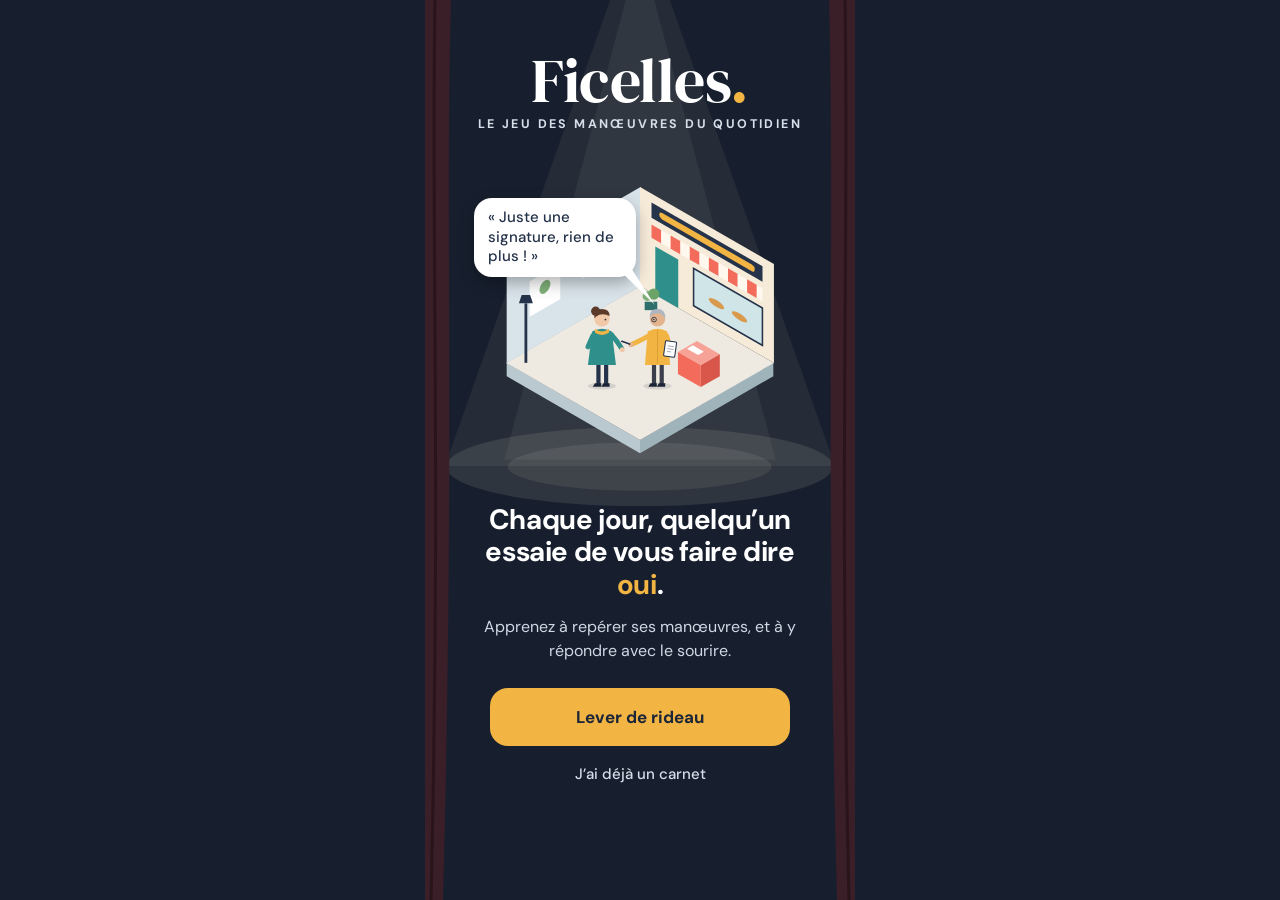
<file: index.html>
<!doctype html>
<html lang="fr">
<head>
<meta charset="utf-8">
<meta name="viewport" content="width=device-width, initial-scale=1, viewport-fit=cover">
<meta name="theme-color" content="#171F2E">
<title>Ficelles</title>
<link rel="preconnect" href="https://fonts.googleapis.com">
<link rel="preconnect" href="https://fonts.gstatic.com" crossorigin>
<link rel="stylesheet" href="https://fonts.googleapis.com/css2?family=DM+Sans:ital,opsz,wght@0,9..40,400;0,9..40,500;0,9..40,700;1,9..40,400&family=DM+Serif+Display&display=swap">
<link rel="stylesheet" href="css/theme.css">
<link rel="stylesheet" href="css/composants.css">
<link rel="stylesheet" href="css/accueil.css">
<link rel="stylesheet" href="css/scene.css">
</head>
<body class="fond-salle">
  <main id="app" class="app" aria-live="polite"></main>
  <noscript><p class="sans-js">Ficelles a besoin de JavaScript pour lever le rideau.</p></noscript>
  <script type="module" src="js/main.js"></script>
</body>
</html>
</file>
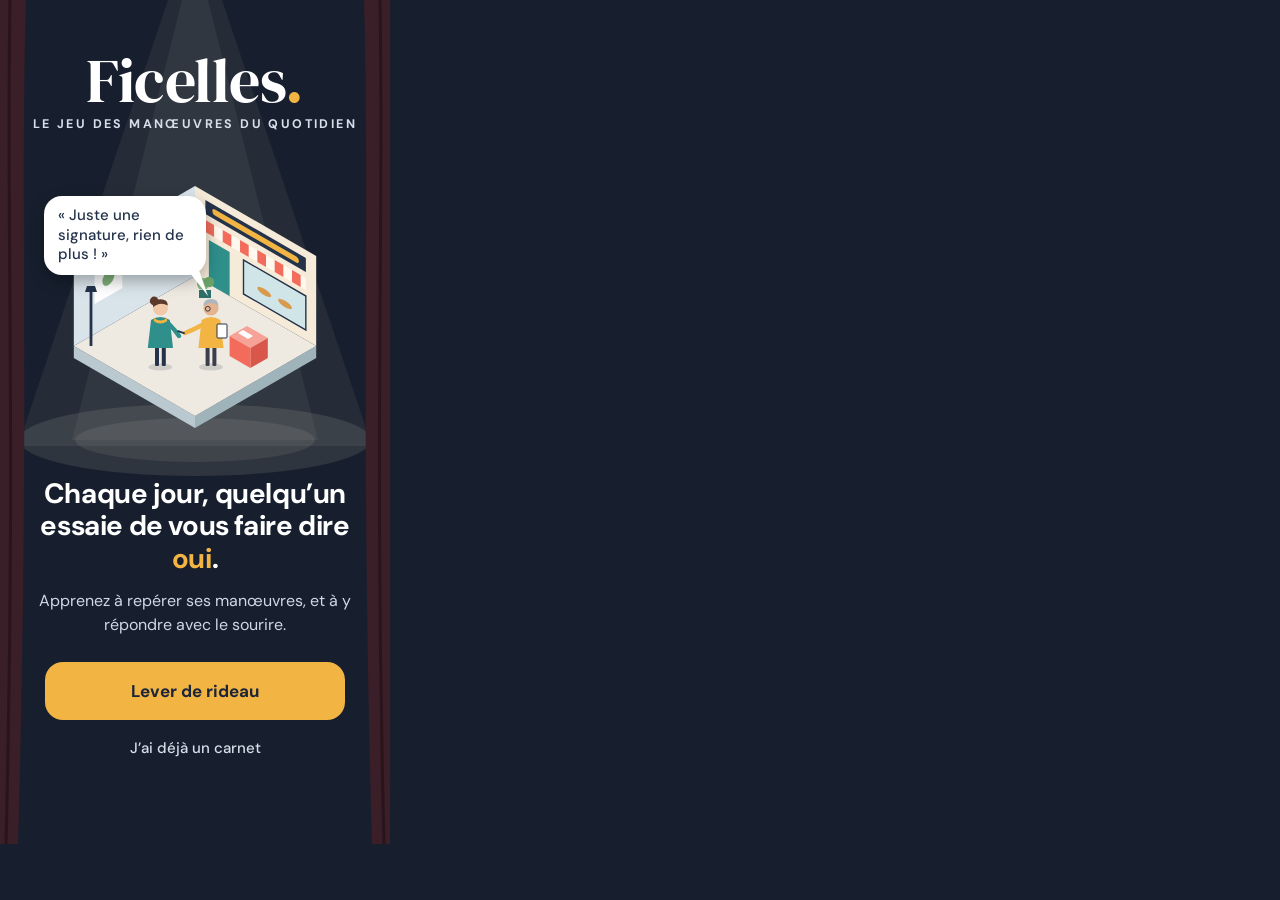
<file: maquettes/01-accueil-premier-lancement.html>
<!doctype html>
<html lang="fr">
<head>
<meta charset="utf-8">
<meta name="viewport" content="width=device-width, initial-scale=1">
<title>Ficelles — accueil, plein jour sous le projecteur</title>
</head>
<body>
<link rel="stylesheet" href="https://fonts.googleapis.com/css2?family=DM+Sans:ital,opsz,wght@0,9..40,400;0,9..40,500;0,9..40,700;1,9..40,400&amp;family=DM+Serif+Display&amp;display=swap">
<style>
body{margin:0;background:#171F2E}
a{color:#F2B544}a:hover{color:#FFFFFF}
</style>
<div style="width: 390px; height: 844px; position: relative; overflow: hidden; background: #171F2E; font-family: 'DM Sans', system-ui, sans-serif; color: #FFFFFF">

  <svg aria-hidden="true" width="390" height="844" viewBox="0 0 390 844" style="position: absolute; left: 0; top: 0">
    <polygon points="168,0 222,0 372,446 18,446" fill="#FFF3D6" opacity="0.06"></polygon>
    <polygon points="182,0 208,0 318,440 72,440" fill="#FFF3D6" opacity="0.05"></polygon>
    <ellipse cx="195" cy="440" rx="176" ry="36" fill="#FFF3D6" opacity="0.10"></ellipse>
    <ellipse cx="195" cy="440" rx="120" ry="22" fill="#FFF3D6" opacity="0.08"></ellipse>
    <path d="M0 0 H26 C20 200 30 420 18 844 H0 Z" fill="#3A1E28"></path>
    <path d="M10 0 C6 220 16 440 6 844" stroke="#2A141C" stroke-width="3" fill="none"></path>
    <path d="M390 0 H364 C370 200 360 420 372 844 H390 Z" fill="#3A1E28"></path>
    <path d="M380 0 C384 220 374 440 384 844" stroke="#2A141C" stroke-width="3" fill="none"></path>
  </svg>

  <div style="position: absolute; left: 0; top: 50px; width: 390px; display: flex; flex-direction: column; align-items: center; gap: 4px">
    <div style="font-family: 'DM Serif Display', Georgia, serif; font-size: 62px; line-height: 1; letter-spacing: -0.5px; color: #FFFFFF">Ficelles<span style="color: #F2B544">.</span></div>
    <div style="font-size: 12.5px; font-weight: 700; letter-spacing: 2.4px; text-transform: uppercase; color: #D6DEE9">Le jeu des manœuvres du quotidien</div>
  </div>

  <svg role="img" aria-label="Sous le faisceau d'un projecteur, la scène en plein jour : devant la boulangerie, Irène tend un stylo à Madame O." width="320" height="260" viewBox="0 0 160 130" style="position: absolute; left: 35px; top: 176px">
    <polygon points="19.4,85 80,120 80,126 19.4,91" fill="#B9C9CF"></polygon>
    <polygon points="140.6,85 80,120 80,126 140.6,91" fill="#9FB3BB"></polygon>
    <polygon points="80,50 140.6,85 80,120 19.4,85" fill="#EEE9E1"></polygon>
    <polygon points="19.4,85 80,50 80,5 19.4,40" fill="#D9E4EA"></polygon>
    <polygon points="80,50 140.6,85 140.6,40 80,5" fill="#F6EAD8"></polygon>
    <g transform="matrix(0.866 -0.5 0 1 19.4 40)">
      <rect x="40" y="10" width="14" height="16" fill="#A9C6D3" stroke="#FFFFFF" stroke-width="1"></rect>
      <rect x="12" y="14" width="16" height="16" fill="#FFFFFF"></rect>
      <circle cx="20" cy="21" r="3.5" fill="#7FB07A"></circle>
    </g>
    <g transform="matrix(0.866 0.5 0 1 80 5)">
      <rect x="6" y="4" width="58" height="7" fill="#24324A"></rect>
      <rect x="10" y="6" width="50" height="3" rx="1.5" fill="#F2B544"></rect>
      <rect x="6" y="14" width="58" height="6" fill="#FFF8EE"></rect>
      <path d="M6 14h5v6h-5z M16 14h5v6h-5z M26 14h5v6h-5z M36 14h5v6h-5z M46 14h5v6h-5z M56 14h5v6h-5z" fill="#F26B5B"></path>
      <rect x="8" y="23" width="12" height="22" fill="#2F8F8B"></rect>
      <rect x="28" y="23" width="36" height="17" fill="#CFE5E7" stroke="#24324A" stroke-width="0.8"></rect>
      <ellipse cx="40" cy="33" rx="4" ry="1.6" fill="#D99A4E"></ellipse>
      <ellipse cx="52" cy="33" rx="4" ry="1.6" fill="#D99A4E"></ellipse>
    </g>
    <path d="M82 57 h6 v4 h-6 z" fill="#2F6F6B"></path>
    <circle cx="84" cy="54" r="3" fill="#7FB07A"></circle>
    <circle cx="87" cy="53" r="2.6" fill="#6CA367"></circle>
    <rect x="27.3" y="58" width="1.4" height="27" fill="#24324A"></rect>
    <path d="M25 58 h6 l-1 -3 h-4 z" fill="#24324A"></path>
    <polygon points="106,75 116.4,81 107.7,86 97.3,80" fill="#F7A296"></polygon>
    <polygon points="116.4,81 107.7,86 107.7,96 116.4,91" fill="#D9564A"></polygon>
    <polygon points="97.3,80 107.7,86 107.7,96 97.3,90" fill="#F26B5B"></polygon>
    <polygon points="104,77 109,80 106.5,81.5 101.5,78.5" fill="#FFFFFF"></polygon>
    <ellipse cx="62.7" cy="95.5" rx="6" ry="1.8" fill="#24324A" opacity="0.15"></ellipse>
    <rect x="60" y="84" width="2" height="11" rx="0.6" fill="#24324A"></rect>
    <rect x="63.4" y="84" width="2" height="11" rx="0.6" fill="#24324A"></rect>
    <path d="M58 72 Q62.7 69 67.4 72 L69 86 L56.4 86 Z" fill="#2F8F8B"></path>
    <path d="M59.5 71 Q62.7 73.5 66 71 L66 72.6 Q62.7 75 59.5 72.6 Z" fill="#F2B544"></path>
    <path d="M67 74 Q70 77 72 80" fill="none" stroke="#2F8F8B" stroke-width="2.2" stroke-linecap="round"></path>
    <circle cx="62.7" cy="66" r="3.8" fill="#F2C9A8"></circle>
    <path d="M59 65.6 Q58.8 61.6 62.7 61.6 Q66.4 61.6 66.4 64.8 Q64.2 63.5 61.6 64.1 Q60.2 64.6 59 65.6 Z" fill="#5B3A29"></path>
    <circle cx="59.6" cy="62.5" r="2.2" fill="#5B3A29"></circle>
    <ellipse cx="88" cy="95.5" rx="6" ry="1.8" fill="#24324A" opacity="0.15"></ellipse>
    <rect x="85.3" y="84" width="2" height="11" rx="0.6" fill="#3A3F4B"></rect>
    <rect x="88.7" y="84" width="2" height="11" rx="0.6" fill="#3A3F4B"></rect>
    <path d="M83.3 72 Q88 69 92.7 72 L94.3 86 L81.7 86 Z" fill="#F2B544"></path>
    <path d="M83.6 74.5 Q79 77 75 78.5" fill="none" stroke="#F2B544" stroke-width="2.2" stroke-linecap="round"></path>
    <path d="M74.5 78.6 L71.5 77.6" stroke="#24324A" stroke-width="0.9" stroke-linecap="round"></path>
    <rect x="91" y="74" width="5" height="7" rx="0.5" fill="#FFFFFF" stroke="#24324A" stroke-width="0.5"></rect>
    <circle cx="88" cy="66" r="3.8" fill="#E3B48E"></circle>
    <path d="M84.2 65 Q84.2 61.5 88 61.5 Q91.7 61.5 91.7 65 Q89.7 63.5 88 63.5 Q86.2 63.5 84.2 65 Z" fill="#AEB6BF"></path>
    <circle cx="86.4" cy="66.4" r="1.2" fill="none" stroke="#24324A" stroke-width="0.45"></circle>
  </svg>

  <div style="position: absolute; left: 44px; top: 196px; width: 162px; box-sizing: border-box; padding: 10px 14px; border-radius: 18px; background: #FFFFFF; box-shadow: 0 6px 16px rgba(0,0,0,0.3); font-size: 15px; font-weight: 500; line-height: 1.3; color: #24324A">« Juste une signature, rien de plus ! »</div>
  <svg aria-hidden="true" width="44" height="52" viewBox="0 0 44 52" style="position: absolute; left: 168px; top: 248px"><path d="M4 2 L24 2 L40 48 Z" fill="#FFFFFF"></path></svg>

  <div style="position: absolute; left: 30px; top: 478px; width: 330px; display: flex; flex-direction: column; align-items: center; text-align: center">
    <div style="font-size: 28px; font-weight: 700; line-height: 1.16; letter-spacing: -0.4px; color: #FFFFFF">Chaque jour, quelqu’un essaie de vous faire dire <span style="color: #F2B544">oui</span>.</div>
    <div style="margin-top: 14px; font-size: 16px; line-height: 1.45; color: #D0D8E4">Apprenez à repérer ses manœuvres, et à y répondre avec le sourire.</div>
    <a href="02-scene-petition.html" style="margin-top: 26px; width: 300px; height: 58px; border-radius: 18px; background: #F2B544; color: #1C2638; text-decoration: none; display: flex; align-items: center; justify-content: center; font-weight: 700; font-size: 17px">Lever de rideau</a>
    <a href="plus-tard/accueil-defi-du-jour.html" style="margin-top: 6px; height: 44px; display: flex; align-items: center; font-size: 15px; font-weight: 500; color: #D6DEE9; text-decoration: none">J’ai déjà un carnet</a>
  </div>
</div>
</body>
</html>
</file>
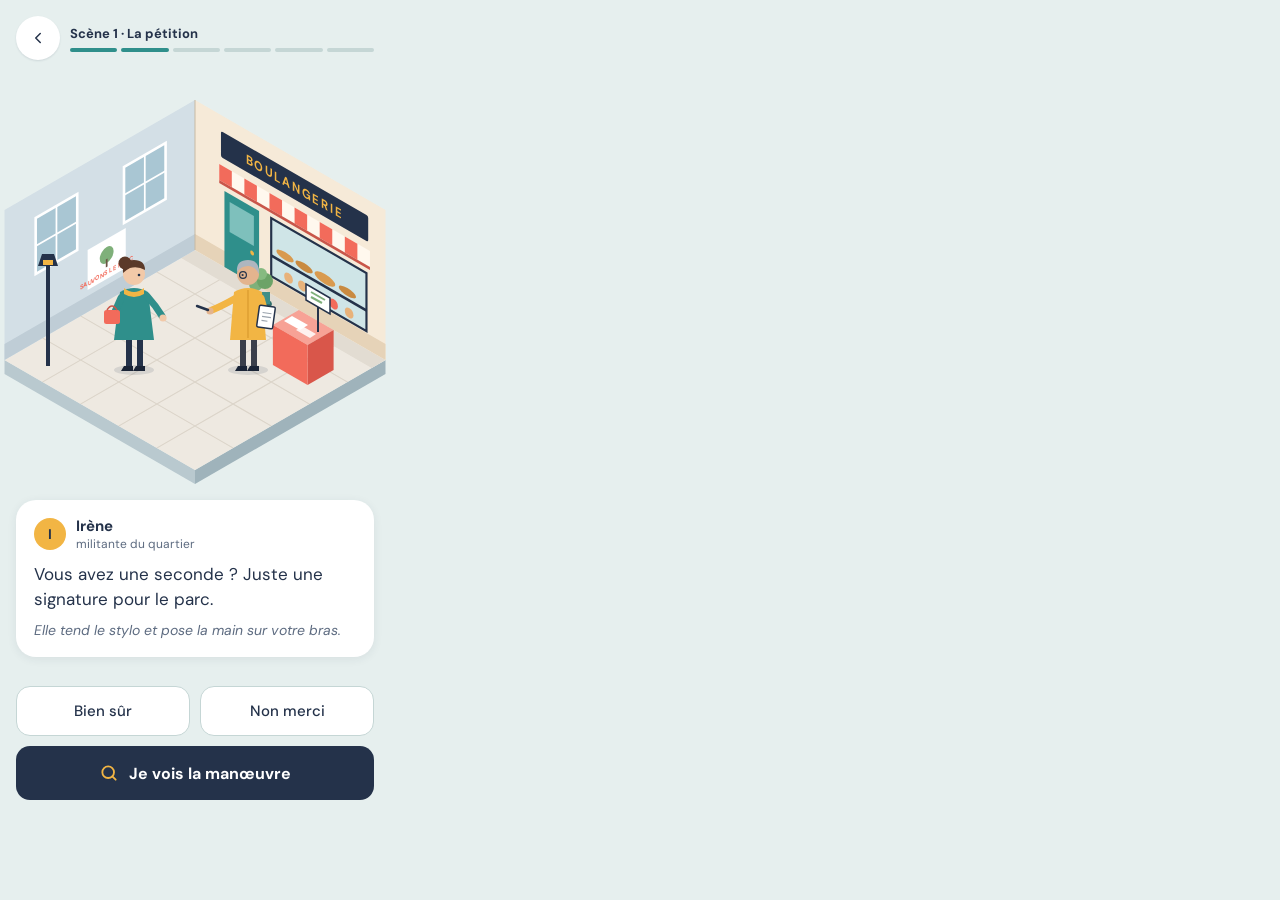
<file: maquettes/02-scene-petition.html>
<!doctype html>
<html lang="fr">
<head>
<meta charset="utf-8">
<meta name="viewport" content="width=device-width, initial-scale=1">
<title>Ficelles — la pétition (isométrique)</title>
</head>
<body>
<link rel="stylesheet" href="https://fonts.googleapis.com/css2?family=DM+Sans:ital,opsz,wght@0,9..40,400;0,9..40,500;0,9..40,700;1,9..40,400&amp;display=swap">
<style>
body{margin:0;background:#E6EFEE}
a{color:#1F6F6B}a:hover{color:#24324A}
</style>
<div style="width: 390px; height: 844px; position: relative; overflow: hidden; background: #E6EFEE; font-family: 'DM Sans', system-ui, sans-serif; color: #24324A">

  <div style="position: absolute; left: 16px; top: 16px; width: 358px; display: flex; align-items: center; gap: 10px">
    <a href="01-accueil-premier-lancement.html" aria-label="Retour au programme" style="width: 44px; height: 44px; border-radius: 22px; background: #FFFFFF; display: flex; align-items: center; justify-content: center; box-shadow: 0 1px 2px rgba(36,50,74,0.12)">
      <svg aria-hidden="true" width="18" height="18" viewBox="0 0 24 24" fill="none" stroke="#24324A" stroke-width="2" stroke-linecap="round" stroke-linejoin="round"><path d="M15 6l-6 6 6 6"></path></svg>
    </a>
    <div style="flex: 1; display: flex; flex-direction: column; gap: 6px">
      <div style="font-size: 13px; font-weight: 700; color: #24324A">Scène 1 · La pétition</div>
      <div style="display: flex; gap: 4px">
        <div style="flex: 1; height: 4px; border-radius: 2px; background: #2F8F8B"></div>
        <div style="flex: 1; height: 4px; border-radius: 2px; background: #2F8F8B"></div>
        <div style="flex: 1; height: 4px; border-radius: 2px; background: #C5D6D5"></div>
        <div style="flex: 1; height: 4px; border-radius: 2px; background: #C5D6D5"></div>
        <div style="flex: 1; height: 4px; border-radius: 2px; background: #C5D6D5"></div>
        <div style="flex: 1; height: 4px; border-radius: 2px; background: #C5D6D5"></div>
      </div>
    </div>
  </div>

  <svg role="img" aria-label="Diorama isométrique d'un coin de rue : la façade d'une boulangerie avec son store rayé et sa vitrine, une affiche « Sauvons le parc » sur le mur voisin. Sur le trottoir, Irène, veste moutarde, tend un stylo à Madame O., manteau vert d'eau, à côté de son stand de pétition." width="390" height="420" viewBox="0 0 390 420" style="position: absolute; left: 0; top: 70px">
    <polygon points="4.5,290 195,400 195,414 4.5,304" fill="#B9C9CF"></polygon>
    <polygon points="385.5,290 195,400 195,414 385.5,304" fill="#9FB3BB"></polygon>

    <g transform="matrix(0.866 0.5 -0.866 0.5 195 180)">
      <rect x="0" y="0" width="220" height="220" fill="#EEE9E1"></rect>
      <path d="M44 0 V220 M88 0 V220 M132 0 V220 M176 0 V220 M0 44 H220 M0 88 H220 M0 132 H220 M0 176 H220" stroke="#DCD5CA" stroke-width="1.4"></path>
      <rect x="0" y="0" width="220" height="16" fill="#E2DCD2"></rect>
    </g>

    <g transform="matrix(0.866 -0.5 0 1 4.5 140)">
      <rect x="0" y="0" width="220" height="150" fill="#D3DFE6"></rect>
      <rect x="0" y="134" width="220" height="16" fill="#BFCDD6"></rect>
      <rect x="36" y="26" width="48" height="56" fill="#A9C6D3" stroke="#FFFFFF" stroke-width="3"></rect>
      <path d="M60 26 V82 M36 54 H84" stroke="#FFFFFF" stroke-width="2"></path>
      <rect x="138" y="26" width="48" height="56" fill="#A9C6D3" stroke="#FFFFFF" stroke-width="3"></rect>
      <path d="M162 26 V82 M138 54 H186" stroke="#FFFFFF" stroke-width="2"></path>
      <rect x="96" y="88" width="44" height="40" fill="#FFFFFF"></rect>
      <circle cx="118" cy="104" r="8" fill="#7FB07A"></circle>
      <rect x="117" y="108" width="2" height="8" fill="#6B5444"></rect>
      <text x="118" y="124" text-anchor="middle" font-family="DM Sans, sans-serif" font-weight="700" font-size="6.5" fill="#F26B5B">SAUVONS LE PARC</text>
    </g>

    <g transform="matrix(0.866 0.5 0 1 195 30)">
      <rect x="0" y="0" width="220" height="150" fill="#F6EAD8"></rect>
      <rect x="0" y="134" width="220" height="16" fill="#E6D3B8"></rect>
      <rect x="30" y="16" width="170" height="26" rx="2" fill="#24324A"></rect>
      <text x="115" y="34" text-anchor="middle" font-family="DM Sans, sans-serif" font-weight="700" font-size="13" letter-spacing="2" fill="#F2B544">BOULANGERIE</text>
      <rect x="28" y="50" width="174" height="16" fill="#FFF8EE"></rect>
      <rect x="28" y="50" width="14.5" height="16" fill="#F26B5B"></rect>
      <rect x="57" y="50" width="14.5" height="16" fill="#F26B5B"></rect>
      <rect x="86" y="50" width="14.5" height="16" fill="#F26B5B"></rect>
      <rect x="115" y="50" width="14.5" height="16" fill="#F26B5B"></rect>
      <rect x="144" y="50" width="14.5" height="16" fill="#F26B5B"></rect>
      <rect x="173" y="50" width="14.5" height="16" fill="#F26B5B"></rect>
      <rect x="28" y="66" width="174" height="3" fill="#C9564A"></rect>
      <rect x="34" y="74" width="40" height="76" fill="#2F8F8B"></rect>
      <rect x="40" y="82" width="28" height="30" fill="#7EC0BC"></rect>
      <circle cx="66" cy="120" r="2.2" fill="#F2B544"></circle>
      <rect x="88" y="74" width="110" height="58" fill="#CFE5E7" stroke="#24324A" stroke-width="2.5"></rect>
      <rect x="88" y="110" width="110" height="3" fill="#24324A"></rect>
      <ellipse cx="104" cy="104" rx="10" ry="4" fill="#D99A4E"></ellipse>
      <ellipse cx="126" cy="104" rx="10" ry="4" fill="#C98A40"></ellipse>
      <ellipse cx="150" cy="104" rx="12" ry="5" fill="#D99A4E"></ellipse>
      <ellipse cx="176" cy="104" rx="10" ry="4" fill="#C98A40"></ellipse>
      <circle cx="108" cy="124" r="5" fill="#E8B27A"></circle>
      <circle cx="124" cy="124" r="5" fill="#E8B27A"></circle>
      <circle cx="160" cy="124" r="5" fill="#F26B5B"></circle>
      <circle cx="178" cy="124" r="5" fill="#E8B27A"></circle>
    </g>

    <path d="M195 30 V180" stroke="#C7B9A3" stroke-width="1"></path>

    <ellipse cx="261" cy="234" rx="11" ry="5.5" fill="#2F6F6B"></ellipse>
    <rect x="252" y="222" width="18" height="12" fill="#3E8E89"></rect>
    <circle cx="256" cy="214" r="7" fill="#7FB07A"></circle>
    <circle cx="265" cy="211" r="8" fill="#6CA367"></circle>
    <circle cx="261" cy="204" r="6" fill="#86BA80"></circle>

    <polygon points="298.9,240 333.6,260 307.6,275 272.9,255" fill="#F7A296"></polygon>
    <polygon points="333.6,260 307.6,275 307.6,315 333.6,300" fill="#D9564A"></polygon>
    <polygon points="272.9,255 307.6,275 307.6,315 272.9,295" fill="#F26B5B"></polygon>
    <polygon points="292,246 308,255 300,260 284,251" fill="#FFFFFF"></polygon>
    <polygon points="302,256 316,264 310,268 296,260" fill="#FFFFFF" opacity="0.85"></polygon>
    <path d="M318 262 L318 226" stroke="#24324A" stroke-width="2"></path>
    <polygon points="306,214 330,228 330,244 306,230" fill="#FFFFFF" stroke="#24324A" stroke-width="1.5"></polygon>
    <path d="M311 222 L325 230 M311 227 L322 233" stroke="#7FB07A" stroke-width="2"></path>

    <rect x="46" y="196" width="4" height="100" fill="#24324A"></rect>
    <path d="M38 196 H58 L54 184 H42 Z" fill="#24324A"></path>
    <rect x="43" y="190" width="10" height="5" fill="#F2B544"></rect>

    <ellipse cx="134" cy="300" rx="20" ry="5" fill="#24324A" opacity="0.12"></ellipse>
    <rect x="126" y="262" width="6" height="36" rx="2" fill="#24324A"></rect>
    <rect x="137" y="262" width="6" height="36" rx="2" fill="#24324A"></rect>
    <path d="M124 296 H133 V301 H121 Z" fill="#1A2436"></path>
    <path d="M136 296 H145 V301 H133 Z" fill="#1A2436"></path>
    <path d="M120 222 Q134 214 148 222 L154 270 L114 270 Z" fill="#2F8F8B"></path>
    <path d="M124 218 Q134 226 144 218 L144 224 Q134 230 124 224 Z" fill="#F2B544"></path>
    <path d="M147 226 Q156 236 162 246" fill="none" stroke="#2F8F8B" stroke-width="7" stroke-linecap="round"></path>
    <circle cx="163" cy="248" r="3.6" fill="#F2C9A8"></circle>
    <path d="M121 228 L114 244" fill="none" stroke="#2F8F8B" stroke-width="7" stroke-linecap="round"></path>
    <rect x="104" y="240" width="16" height="14" rx="2.5" fill="#F26B5B"></rect>
    <path d="M107 240 Q112 232 117 240" fill="none" stroke="#C9564A" stroke-width="1.5"></path>
    <circle cx="134" cy="204" r="11" fill="#F2C9A8"></circle>
    <path d="M123 203 Q122 190 134 190 Q145 190 145 200 Q138 196 130 198 Q126 200 123 203 Z" fill="#5B3A29"></path>
    <circle cx="125" cy="193" r="6.5" fill="#5B3A29"></circle>
    <circle cx="139" cy="205" r="1.3" fill="#24324A"></circle>

    <ellipse cx="248" cy="300" rx="20" ry="5" fill="#24324A" opacity="0.12"></ellipse>
    <rect x="240" y="262" width="6" height="36" rx="2" fill="#3A3F4B"></rect>
    <rect x="251" y="262" width="6" height="36" rx="2" fill="#3A3F4B"></rect>
    <path d="M238 296 H247 V301 H235 Z" fill="#1A2436"></path>
    <path d="M250 296 H259 V301 H247 Z" fill="#1A2436"></path>
    <path d="M234 222 Q248 214 262 222 L266 270 L230 270 Z" fill="#F2B544"></path>
    <path d="M248 220 V268" stroke="#D99A2E" stroke-width="1.2"></path>
    <path d="M236 228 Q222 236 212 240" fill="none" stroke="#F2B544" stroke-width="7" stroke-linecap="round"></path>
    <circle cx="210" cy="241" r="3.6" fill="#E3B48E"></circle>
    <path d="M208 240 L197 236" stroke="#24324A" stroke-width="2.4" stroke-linecap="round"></path>
    <path d="M261 228 L266 246" fill="none" stroke="#F2B544" stroke-width="7" stroke-linecap="round"></path>
    <rect x="258" y="236" width="16" height="22" rx="1.5" fill="#FFFFFF" stroke="#24324A" stroke-width="1.5" transform="rotate(8 266 247)"></rect>
    <path d="M262 243 H271 M262 247 H271 M262 251 H268" stroke="#9AA3AD" stroke-width="1.2" transform="rotate(8 266 247)"></path>
    <circle cx="248" cy="204" r="11" fill="#E3B48E"></circle>
    <path d="M237 202 Q236 190 248 190 Q260 190 259 204 Q255 196 248 196 Q241 196 237 202 Z" fill="#AEB6BF"></path>
    <circle cx="243" cy="205" r="3.4" fill="none" stroke="#24324A" stroke-width="1.2"></circle>
    <circle cx="242.6" cy="205" r="1.1" fill="#24324A"></circle>
  </svg>

  <div style="position: absolute; left: 16px; top: 500px; width: 358px; box-sizing: border-box; padding: 16px 18px; background: #FFFFFF; border-radius: 20px; box-shadow: 0 2px 10px rgba(36,50,74,0.08); display: flex; flex-direction: column; gap: 10px">
    <div style="display: flex; align-items: center; gap: 10px">
      <div style="width: 32px; height: 32px; border-radius: 16px; background: #F2B544; display: flex; align-items: center; justify-content: center; font-weight: 700; font-size: 14px; color: #24324A">I</div>
      <div style="display: flex; flex-direction: column">
        <div style="font-weight: 700; font-size: 15px">Irène</div>
        <div style="font-size: 12px; color: #5D6B80">militante du quartier</div>
      </div>
    </div>
    <div style="font-size: 17px; line-height: 1.45; color: #24324A">Vous avez une seconde ? Juste une signature pour le parc.</div>
    <div style="font-style: italic; font-size: 14px; line-height: 1.4; color: #5D6B80">Elle tend le stylo et pose la main sur votre bras.</div>
  </div>

  <div style="position: absolute; left: 16px; top: 686px; width: 358px; display: flex; flex-direction: column; gap: 10px">
    <div style="display: flex; gap: 10px">
      <button type="button" style="flex: 1; height: 50px; border-radius: 14px; background: #FFFFFF; border: 1.5px solid #C5D6D5; color: #24324A; font-family: 'DM Sans', sans-serif; font-weight: 500; font-size: 15px">Bien sûr</button>
      <button type="button" style="flex: 1; height: 50px; border-radius: 14px; background: #FFFFFF; border: 1.5px solid #C5D6D5; color: #24324A; font-family: 'DM Sans', sans-serif; font-weight: 500; font-size: 15px">Non merci</button>
    </div>
    <a href="03-loupe-choix-manoeuvre.html" style="height: 54px; border-radius: 14px; background: #24324A; color: #FFFFFF; text-decoration: none; font-weight: 700; font-size: 16px; display: flex; align-items: center; justify-content: center; gap: 10px">
      <svg aria-hidden="true" width="20" height="20" viewBox="0 0 24 24" fill="none" stroke="#F2B544" stroke-width="2.2" stroke-linecap="round" stroke-linejoin="round"><circle cx="11" cy="11" r="7"></circle><path d="M20 20l-4-4"></path></svg>
      Je vois la manœuvre
    </a>
  </div>
</div>
</body>
</html>
</file>
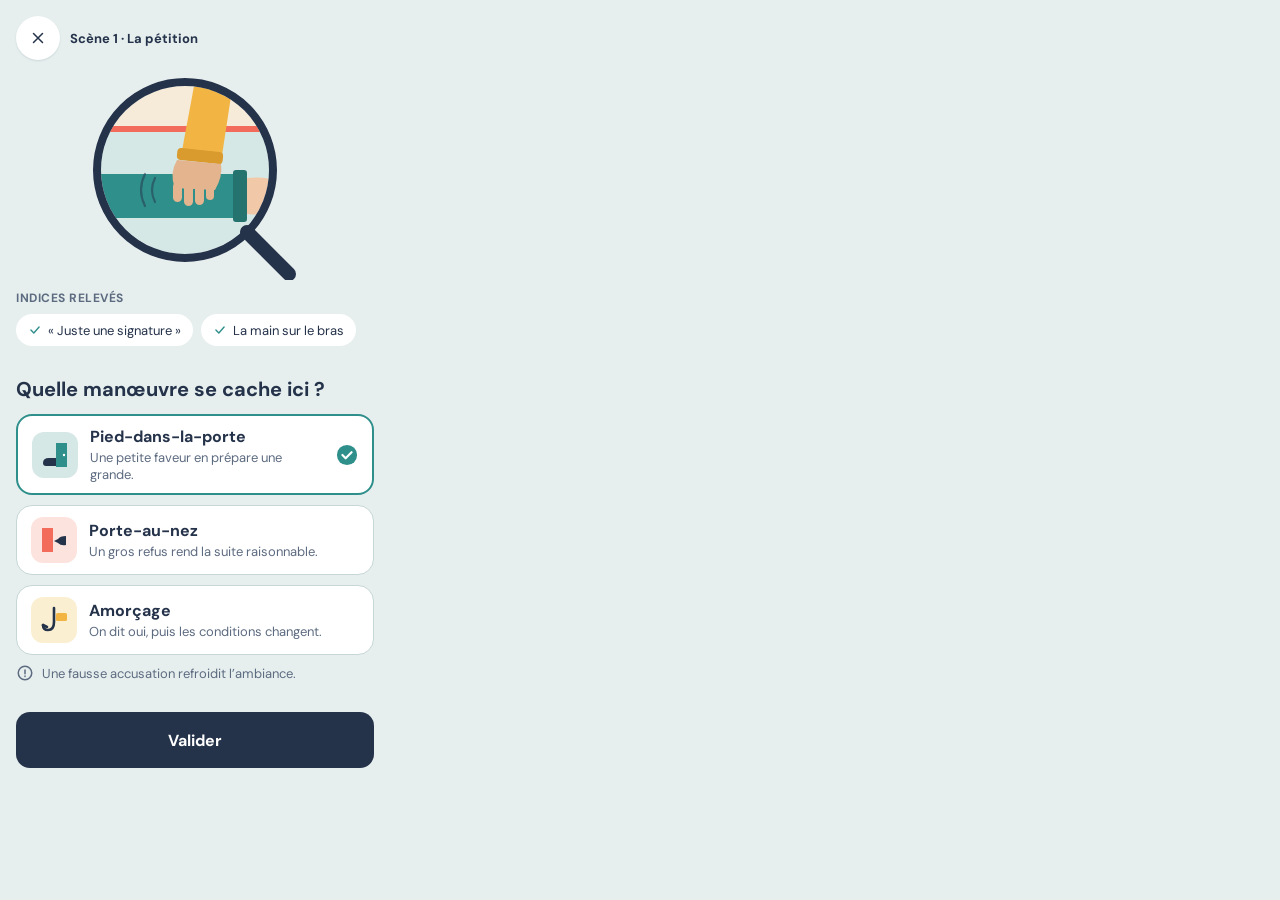
<file: maquettes/03-loupe-choix-manoeuvre.html>
<!doctype html>
<html lang="fr">
<head>
<meta charset="utf-8">
<meta name="viewport" content="width=device-width, initial-scale=1">
<title>Ficelles — nommer la manœuvre (isométrique)</title>
</head>
<body>
<link rel="stylesheet" href="https://fonts.googleapis.com/css2?family=DM+Sans:ital,opsz,wght@0,9..40,400;0,9..40,500;0,9..40,700;1,9..40,400&amp;display=swap">
<style>
body{margin:0;background:#E6EFEE}
a{color:#1F6F6B}a:hover{color:#24324A}
</style>
<div style="width: 390px; height: 844px; position: relative; overflow: hidden; background: #E6EFEE; font-family: 'DM Sans', system-ui, sans-serif; color: #24324A">

  <div style="position: absolute; left: 16px; top: 16px; width: 358px; display: flex; align-items: center; gap: 10px">
    <a href="02-scene-petition.html" aria-label="Revenir à la scène" style="width: 44px; height: 44px; border-radius: 22px; background: #FFFFFF; display: flex; align-items: center; justify-content: center; box-shadow: 0 1px 2px rgba(36,50,74,0.12)">
      <svg aria-hidden="true" width="18" height="18" viewBox="0 0 24 24" fill="none" stroke="#24324A" stroke-width="2" stroke-linecap="round" stroke-linejoin="round"><path d="M18 6L6 18M6 6l12 12"></path></svg>
    </a>
    <div style="flex: 1; font-size: 13px; font-weight: 700">Scène 1 · La pétition</div>
  </div>

  <svg role="img" aria-label="Une loupe grossit un détail de la scène : la main d'Irène, à la manche moutarde, posée sur la manche vert d'eau de Madame O." width="220" height="210" viewBox="0 0 220 210" style="position: absolute; left: 85px; top: 70px">
    <defs><clipPath id="imn-loupe"><circle cx="100" cy="100" r="84"></circle></clipPath></defs>
    <circle cx="100" cy="100" r="92" fill="#FFFFFF"></circle>
    <g clip-path="url(#imn-loupe)">
      <rect x="0" y="0" width="200" height="200" fill="#D5E8E6"></rect>
      <rect x="0" y="0" width="200" height="60" fill="#F6EAD8"></rect>
      <rect x="0" y="56" width="200" height="6" fill="#F26B5B"></rect>
      <rect x="-10" y="104" width="170" height="44" rx="6" fill="#2F8F8B"></rect>
      <rect x="148" y="100" width="14" height="52" rx="3" fill="#25736F"></rect>
      <path d="M162 108 Q196 104 202 126 Q196 148 162 144 Z" fill="#F2C9A8"></path>
      <path d="M150 0 L112 0 L96 86 L136 92 Z" fill="#F2B544"></path>
      <rect x="92" y="80" width="46" height="12" rx="4" fill="#D99A2E" transform="rotate(6 115 86)"></rect>
      <path d="M92 90 Q84 104 90 118 L130 120 Q138 106 136 94 Z" fill="#E3B48E"></path>
      <rect x="88" y="112" width="9" height="20" rx="4.5" fill="#E3B48E"></rect>
      <rect x="99" y="114" width="9" height="22" rx="4.5" fill="#E3B48E"></rect>
      <rect x="110" y="114" width="9" height="21" rx="4.5" fill="#E3B48E"></rect>
      <rect x="121" y="112" width="8" height="18" rx="4" fill="#E3B48E"></rect>
      <path d="M70 108 Q64 120 70 132 M60 104 Q52 120 60 136" fill="none" stroke="#24324A" stroke-width="2.2" stroke-linecap="round" opacity="0.5"></path>
    </g>
    <circle cx="100" cy="100" r="88" fill="none" stroke="#24324A" stroke-width="8"></circle>
    <path d="M162 162 L204 204" stroke="#24324A" stroke-width="14" stroke-linecap="round"></path>
  </svg>

  <div style="position: absolute; left: 16px; top: 290px; width: 358px; display: flex; flex-direction: column; gap: 8px">
    <div style="font-size: 12px; font-weight: 700; letter-spacing: 0.5px; color: #5D6B80; text-transform: uppercase">Indices relevés</div>
    <div style="display: flex; flex-wrap: wrap; gap: 8px">
      <div style="height: 32px; padding: 0 12px; border-radius: 16px; background: #FFFFFF; display: flex; align-items: center; gap: 6px; font-size: 13px">
        <svg aria-hidden="true" width="14" height="14" viewBox="0 0 24 24" fill="none" stroke="#2F8F8B" stroke-width="2.4" stroke-linecap="round" stroke-linejoin="round"><path d="M5 12l5 5 9-10"></path></svg>
        « Juste une signature »
      </div>
      <div style="height: 32px; padding: 0 12px; border-radius: 16px; background: #FFFFFF; display: flex; align-items: center; gap: 6px; font-size: 13px">
        <svg aria-hidden="true" width="14" height="14" viewBox="0 0 24 24" fill="none" stroke="#2F8F8B" stroke-width="2.4" stroke-linecap="round" stroke-linejoin="round"><path d="M5 12l5 5 9-10"></path></svg>
        La main sur le bras
      </div>
    </div>
  </div>

  <div style="position: absolute; left: 16px; top: 376px; width: 358px; font-size: 20px; font-weight: 700">Quelle manœuvre se cache ici ?</div>

  <div style="position: absolute; left: 16px; top: 414px; width: 358px; display: flex; flex-direction: column; gap: 10px">
    <button type="button" aria-pressed="true" style="min-height: 70px; border-radius: 16px; background: #FFFFFF; border: 2px solid #2F8F8B; padding: 10px 14px; display: flex; align-items: center; gap: 12px; text-align: left; font-family: 'DM Sans', sans-serif; color: #24324A">
      <span style="width: 46px; height: 46px; border-radius: 12px; background: #D5E8E6; display: flex; align-items: center; justify-content: center; flex: none">
        <svg aria-hidden="true" width="30" height="30" viewBox="0 0 30 30"><rect x="16" y="3" width="11" height="24" fill="#2F8F8B"></rect><circle cx="24" cy="15" r="1.2" fill="#FFFFFF"></circle><path d="M3 23 Q3 18 9 18 H16 V26 H6 Q3 26 3 23 Z" fill="#24324A"></path></svg>
      </span>
      <span style="flex: 1; display: flex; flex-direction: column; gap: 2px">
        <span style="font-weight: 700; font-size: 16px">Pied-dans-la-porte</span>
        <span style="font-size: 13px; color: #5D6B80">Une petite faveur en prépare une grande.</span>
      </span>
      <svg aria-hidden="true" width="22" height="22" viewBox="0 0 24 24"><circle cx="12" cy="12" r="11" fill="#2F8F8B"></circle><path d="M7 12l3.5 3.5L17 9" fill="none" stroke="#FFFFFF" stroke-width="2.4" stroke-linecap="round" stroke-linejoin="round"></path></svg>
    </button>
    <button type="button" aria-pressed="false" style="min-height: 70px; border-radius: 16px; background: #FFFFFF; border: 1.5px solid #C5D6D5; padding: 10px 14px; display: flex; align-items: center; gap: 12px; text-align: left; font-family: 'DM Sans', sans-serif; color: #24324A">
      <span style="width: 46px; height: 46px; border-radius: 12px; background: #FCE3DE; display: flex; align-items: center; justify-content: center; flex: none">
        <svg aria-hidden="true" width="30" height="30" viewBox="0 0 30 30"><rect x="3" y="3" width="11" height="24" fill="#F26B5B"></rect><path d="M27 11 Q21 11 19 14 L15 16 L19 18 Q22 21 27 20 Z" fill="#24324A"></path></svg>
      </span>
      <span style="flex: 1; display: flex; flex-direction: column; gap: 2px">
        <span style="font-weight: 700; font-size: 16px">Porte-au-nez</span>
        <span style="font-size: 13px; color: #5D6B80">Un gros refus rend la suite raisonnable.</span>
      </span>
    </button>
    <button type="button" aria-pressed="false" style="min-height: 70px; border-radius: 16px; background: #FFFFFF; border: 1.5px solid #C5D6D5; padding: 10px 14px; display: flex; align-items: center; gap: 12px; text-align: left; font-family: 'DM Sans', sans-serif; color: #24324A">
      <span style="width: 46px; height: 46px; border-radius: 12px; background: #FBEFD2; display: flex; align-items: center; justify-content: center; flex: none">
        <svg aria-hidden="true" width="30" height="30" viewBox="0 0 30 30"><path d="M15 3 V17 Q15 25 9 25 Q4 25 4 20" fill="none" stroke="#24324A" stroke-width="2.6" stroke-linecap="round"></path><path d="M4 20 L8 22" stroke="#24324A" stroke-width="2.6" stroke-linecap="round"></path><rect x="17" y="8" width="11" height="8" rx="1.5" fill="#F2B544"></rect></svg>
      </span>
      <span style="flex: 1; display: flex; flex-direction: column; gap: 2px">
        <span style="font-weight: 700; font-size: 16px">Amorçage</span>
        <span style="font-size: 13px; color: #5D6B80">On dit oui, puis les conditions changent.</span>
      </span>
    </button>
  </div>

  <div style="position: absolute; left: 16px; top: 664px; width: 358px; display: flex; align-items: center; gap: 8px; font-size: 13px; color: #5D6B80">
    <svg aria-hidden="true" width="18" height="18" viewBox="0 0 24 24" fill="none" stroke="#5D6B80" stroke-width="2" stroke-linecap="round"><circle cx="12" cy="12" r="9"></circle><path d="M12 8v5M12 16v.5"></path></svg>
    Une fausse accusation refroidit l’ambiance.
  </div>

  <a href="04-manoeuvre-dejouee.html" style="position: absolute; left: 16px; top: 712px; width: 358px; height: 56px; border-radius: 14px; background: #24324A; color: #FFFFFF; text-decoration: none; display: flex; align-items: center; justify-content: center; font-weight: 700; font-size: 16px">Valider</a>
</div>
</body>
</html>
</file>
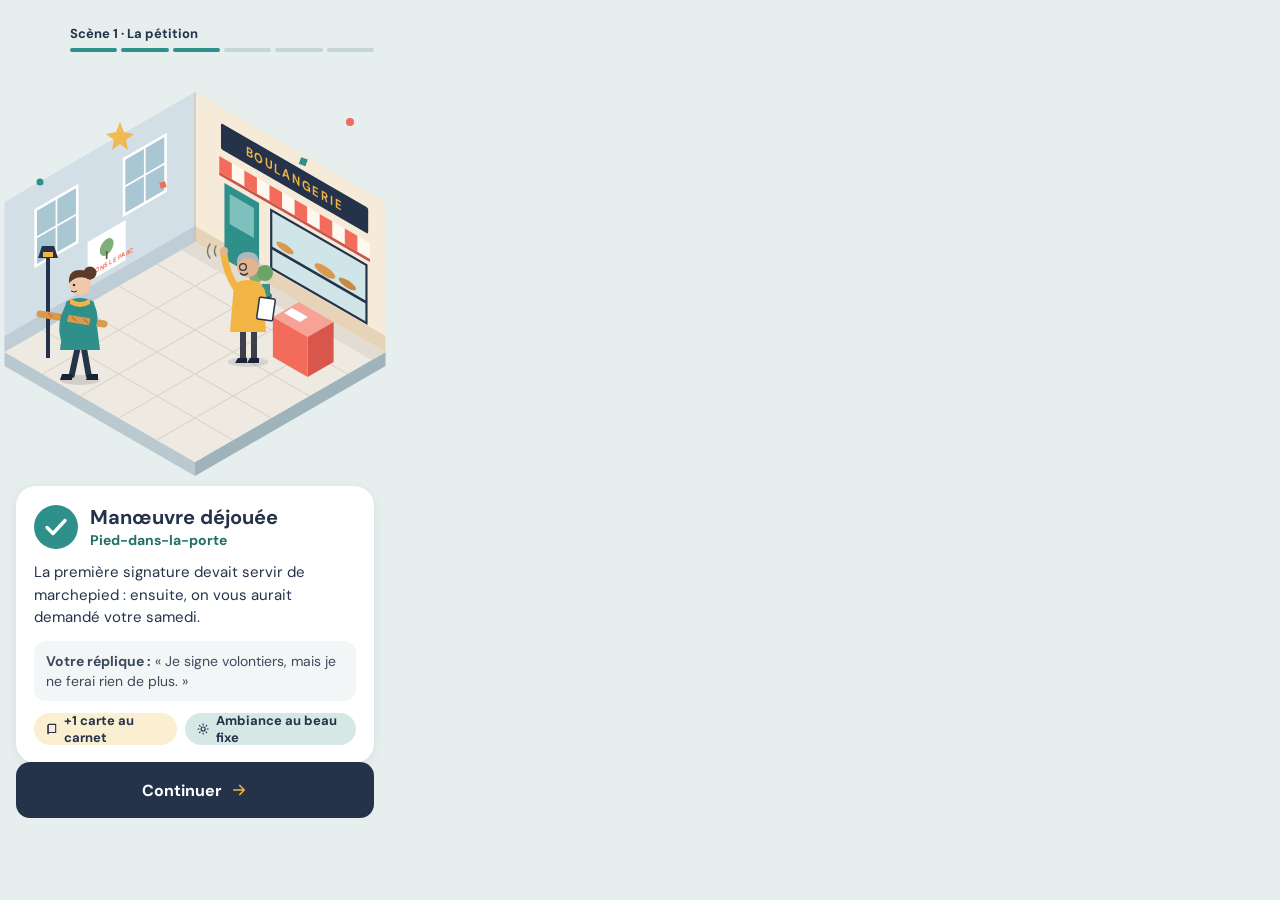
<file: maquettes/04-manoeuvre-dejouee.html>
<!doctype html>
<html lang="fr">
<head>
<meta charset="utf-8">
<meta name="viewport" content="width=device-width, initial-scale=1">
<title>Ficelles — manœuvre déjouée (isométrique)</title>
</head>
<body>
<link rel="stylesheet" href="https://fonts.googleapis.com/css2?family=DM+Sans:ital,opsz,wght@0,9..40,400;0,9..40,500;0,9..40,700;1,9..40,400&amp;display=swap">
<style>
body{margin:0;background:#E6EFEE}
a{color:#1F6F6B}a:hover{color:#24324A}
</style>
<div style="width: 390px; height: 844px; position: relative; overflow: hidden; background: #E6EFEE; font-family: 'DM Sans', system-ui, sans-serif; color: #24324A">

  <div style="position: absolute; left: 16px; top: 16px; width: 358px; display: flex; align-items: center; gap: 10px">
    <div style="width: 44px; height: 44px"></div>
    <div style="flex: 1; display: flex; flex-direction: column; gap: 6px">
      <div style="font-size: 13px; font-weight: 700">Scène 1 · La pétition</div>
      <div style="display: flex; gap: 4px">
        <div style="flex: 1; height: 4px; border-radius: 2px; background: #2F8F8B"></div>
        <div style="flex: 1; height: 4px; border-radius: 2px; background: #2F8F8B"></div>
        <div style="flex: 1; height: 4px; border-radius: 2px; background: #2F8F8B"></div>
        <div style="flex: 1; height: 4px; border-radius: 2px; background: #C5D6D5"></div>
        <div style="flex: 1; height: 4px; border-radius: 2px; background: #C5D6D5"></div>
        <div style="flex: 1; height: 4px; border-radius: 2px; background: #C5D6D5"></div>
      </div>
    </div>
  </div>

  <svg role="img" aria-label="Le coin de rue en plein soleil. Madame O. s'éloigne, une baguette sous le bras ; derrière elle, Irène lui fait un signe amical depuis son stand." width="390" height="420" viewBox="0 0 390 420" style="position: absolute; left: 0; top: 62px">
    <polygon points="4.5,290 195,400 195,414 4.5,304" fill="#B9C9CF"></polygon>
    <polygon points="385.5,290 195,400 195,414 385.5,304" fill="#9FB3BB"></polygon>
    <g transform="matrix(0.866 0.5 -0.866 0.5 195 180)">
      <rect x="0" y="0" width="220" height="220" fill="#EEE9E1"></rect>
      <path d="M44 0 V220 M88 0 V220 M132 0 V220 M176 0 V220 M0 44 H220 M0 88 H220 M0 132 H220 M0 176 H220" stroke="#DCD5CA" stroke-width="1.4"></path>
      <rect x="0" y="0" width="220" height="16" fill="#E2DCD2"></rect>
    </g>
    <g transform="matrix(0.866 -0.5 0 1 4.5 140)">
      <rect x="0" y="0" width="220" height="150" fill="#D3DFE6"></rect>
      <rect x="0" y="134" width="220" height="16" fill="#BFCDD6"></rect>
      <rect x="36" y="26" width="48" height="56" fill="#A9C6D3" stroke="#FFFFFF" stroke-width="3"></rect>
      <path d="M60 26 V82 M36 54 H84" stroke="#FFFFFF" stroke-width="2"></path>
      <rect x="138" y="26" width="48" height="56" fill="#A9C6D3" stroke="#FFFFFF" stroke-width="3"></rect>
      <path d="M162 26 V82 M138 54 H186" stroke="#FFFFFF" stroke-width="2"></path>
      <rect x="96" y="88" width="44" height="40" fill="#FFFFFF"></rect>
      <circle cx="118" cy="104" r="8" fill="#7FB07A"></circle>
      <rect x="117" y="108" width="2" height="8" fill="#6B5444"></rect>
      <text x="118" y="124" text-anchor="middle" font-family="DM Sans, sans-serif" font-weight="700" font-size="6.5" fill="#F26B5B">SAUVONS LE PARC</text>
    </g>
    <g transform="matrix(0.866 0.5 0 1 195 30)">
      <rect x="0" y="0" width="220" height="150" fill="#F6EAD8"></rect>
      <rect x="0" y="134" width="220" height="16" fill="#E6D3B8"></rect>
      <rect x="30" y="16" width="170" height="26" rx="2" fill="#24324A"></rect>
      <text x="115" y="34" text-anchor="middle" font-family="DM Sans, sans-serif" font-weight="700" font-size="13" letter-spacing="2" fill="#F2B544">BOULANGERIE</text>
      <rect x="28" y="50" width="174" height="16" fill="#FFF8EE"></rect>
      <rect x="28" y="50" width="14.5" height="16" fill="#F26B5B"></rect>
      <rect x="57" y="50" width="14.5" height="16" fill="#F26B5B"></rect>
      <rect x="86" y="50" width="14.5" height="16" fill="#F26B5B"></rect>
      <rect x="115" y="50" width="14.5" height="16" fill="#F26B5B"></rect>
      <rect x="144" y="50" width="14.5" height="16" fill="#F26B5B"></rect>
      <rect x="173" y="50" width="14.5" height="16" fill="#F26B5B"></rect>
      <rect x="28" y="66" width="174" height="3" fill="#C9564A"></rect>
      <rect x="34" y="74" width="40" height="76" fill="#2F8F8B"></rect>
      <rect x="40" y="82" width="28" height="30" fill="#7EC0BC"></rect>
      <rect x="88" y="74" width="110" height="58" fill="#CFE5E7" stroke="#24324A" stroke-width="2.5"></rect>
      <rect x="88" y="110" width="110" height="3" fill="#24324A"></rect>
      <ellipse cx="104" cy="104" rx="10" ry="4" fill="#D99A4E"></ellipse>
      <ellipse cx="150" cy="104" rx="12" ry="5" fill="#D99A4E"></ellipse>
      <ellipse cx="176" cy="104" rx="10" ry="4" fill="#C98A40"></ellipse>
    </g>
    <path d="M195 30 V180" stroke="#C7B9A3" stroke-width="1"></path>

    <polygon points="298.9,240 333.6,260 307.6,275 272.9,255" fill="#F7A296"></polygon>
    <polygon points="333.6,260 307.6,275 307.6,315 333.6,300" fill="#D9564A"></polygon>
    <polygon points="272.9,255 307.6,275 307.6,315 272.9,295" fill="#F26B5B"></polygon>
    <polygon points="292,246 308,255 300,260 284,251" fill="#FFFFFF"></polygon>

    <ellipse cx="261" cy="234" rx="11" ry="5.5" fill="#2F6F6B"></ellipse>
    <rect x="252" y="222" width="18" height="12" fill="#3E8E89"></rect>
    <circle cx="256" cy="214" r="7" fill="#7FB07A"></circle>
    <circle cx="265" cy="211" r="8" fill="#6CA367"></circle>

    <rect x="46" y="196" width="4" height="100" fill="#24324A"></rect>
    <path d="M38 196 H58 L54 184 H42 Z" fill="#24324A"></path>
    <rect x="43" y="190" width="10" height="5" fill="#F2B544"></rect>

    <ellipse cx="248" cy="300" rx="20" ry="5" fill="#24324A" opacity="0.12"></ellipse>
    <rect x="240" y="262" width="6" height="36" rx="2" fill="#3A3F4B"></rect>
    <rect x="251" y="262" width="6" height="36" rx="2" fill="#3A3F4B"></rect>
    <path d="M238 296 H247 V301 H235 Z" fill="#1A2436"></path>
    <path d="M250 296 H259 V301 H247 Z" fill="#1A2436"></path>
    <path d="M234 222 Q248 214 262 222 L266 270 L230 270 Z" fill="#F2B544"></path>
    <path d="M236 226 Q226 210 224 192" fill="none" stroke="#F2B544" stroke-width="7" stroke-linecap="round"></path>
    <circle cx="224" cy="189" r="4" fill="#E3B48E"></circle>
    <path d="M216 184 Q213 189 216 194 M210 182 Q205 189 210 196" fill="none" stroke="#24324A" stroke-width="1.4" stroke-linecap="round" opacity="0.6"></path>
    <path d="M261 228 L266 246" fill="none" stroke="#F2B544" stroke-width="7" stroke-linecap="round"></path>
    <rect x="258" y="236" width="16" height="22" rx="1.5" fill="#FFFFFF" stroke="#24324A" stroke-width="1.5" transform="rotate(8 266 247)"></rect>
    <circle cx="248" cy="204" r="11" fill="#E3B48E"></circle>
    <path d="M237 202 Q236 190 248 190 Q260 190 259 204 Q255 196 248 196 Q241 196 237 202 Z" fill="#AEB6BF"></path>
    <circle cx="243" cy="205" r="3.4" fill="none" stroke="#24324A" stroke-width="1.2"></circle>
    <path d="M240 211 Q244 215 248 211" stroke="#24324A" stroke-width="1.2" fill="none"></path>

    <ellipse cx="80" cy="318" rx="20" ry="5" fill="#24324A" opacity="0.14"></ellipse>
    <rect x="72" y="280" width="6" height="36" rx="2" fill="#24324A" transform="rotate(12 75 298)"></rect>
    <rect x="83" y="280" width="6" height="36" rx="2" fill="#24324A" transform="rotate(-10 86 298)"></rect>
    <path d="M62 312 H72 V318 H60 Z" fill="#1A2436"></path>
    <path d="M88 312 H98 V318 H86 Z" fill="#1A2436"></path>
    <path d="M66 240 Q80 232 94 240 L100 288 L60 288 Z" fill="#2F8F8B"></path>
    <path d="M70 236 Q80 244 90 236 L90 242 Q80 248 70 242 Z" fill="#F2B544"></path>
    <path d="M40 252 L104 262" stroke="#D99A4E" stroke-width="7" stroke-linecap="round"></path>
    <path d="M48 251 L52 255 M60 253 L64 257 M72 255 L76 259 M84 257 L88 261" stroke="#B9783A" stroke-width="1.4"></path>
    <path d="M92 246 Q96 256 92 264" fill="none" stroke="#2F8F8B" stroke-width="7" stroke-linecap="round"></path>
    <path d="M68 246 Q60 262 64 276" fill="none" stroke="#2F8F8B" stroke-width="7" stroke-linecap="round"></path>
    <circle cx="80" cy="222" r="11" fill="#F2C9A8"></circle>
    <path d="M69 221 Q68 208 80 208 Q91 208 91 218 Q84 214 76 216 Q72 218 69 221 Z" fill="#5B3A29"></path>
    <circle cx="90" cy="211" r="6.5" fill="#5B3A29"></circle>
    <circle cx="74" cy="223" r="1.3" fill="#24324A"></circle>
    <path d="M71 229 Q74 231 77 229" stroke="#24324A" stroke-width="1" fill="none"></path>

    <path d="M120 60 L124 70 L134 72 L126 78 L128 88 L120 82 L112 88 L114 78 L106 72 L116 70 Z" fill="#F2B544" opacity="0.9"></path>
    <circle cx="350" cy="60" r="4" fill="#F26B5B"></circle>
    <rect x="300" y="96" width="7" height="7" fill="#2F8F8B" transform="rotate(20 303 99)"></rect>
    <rect x="160" y="120" width="6" height="6" fill="#F26B5B" transform="rotate(-15 163 123)"></rect>
    <circle cx="40" cy="120" r="3.5" fill="#2F8F8B"></circle>
  </svg>

  <div style="position: absolute; left: 16px; top: 486px; width: 358px; box-sizing: border-box; padding: 18px; background: #FFFFFF; border-radius: 20px; box-shadow: 0 2px 10px rgba(36,50,74,0.08); display: flex; flex-direction: column; gap: 12px">
    <div style="display: flex; align-items: center; gap: 12px">
      <svg aria-hidden="true" width="44" height="44" viewBox="0 0 44 44"><circle cx="22" cy="22" r="22" fill="#2F8F8B"></circle><path d="M13 22.5l6 6 12-13" fill="none" stroke="#FFFFFF" stroke-width="3.4" stroke-linecap="round" stroke-linejoin="round"></path></svg>
      <div style="display: flex; flex-direction: column; gap: 1px">
        <div style="font-size: 20px; font-weight: 700">Manœuvre déjouée</div>
        <div style="font-size: 14px; color: #1F6F6B; font-weight: 700">Pied-dans-la-porte</div>
      </div>
    </div>
    <div style="font-size: 15px; line-height: 1.5">La première signature devait servir de marchepied : ensuite, on vous aurait demandé votre samedi.</div>
    <div style="padding: 10px 12px; border-radius: 12px; background: #F2F6F6; font-size: 14px; line-height: 1.45; color: #3D4A5E"><span style="font-weight: 700">Votre réplique :</span> « Je signe volontiers, mais je ne ferai rien de plus. »</div>
    <div style="display: flex; gap: 8px">
      <div style="height: 32px; padding: 0 12px; border-radius: 16px; background: #FBEFD2; display: flex; align-items: center; gap: 6px; font-size: 13px; font-weight: 700">
        <svg aria-hidden="true" width="14" height="14" viewBox="0 0 24 24" fill="none" stroke="#24324A" stroke-width="2.2" stroke-linecap="round" stroke-linejoin="round"><path d="M4 5a2 2 0 0 1 2-2h13v16H6a2 2 0 0 0-2 2z"></path><path d="M4 21V5"></path></svg>
        +1 carte au carnet
      </div>
      <div style="height: 32px; padding: 0 12px; border-radius: 16px; background: #D5E8E6; display: flex; align-items: center; gap: 6px; font-size: 13px; font-weight: 700">
        <svg aria-hidden="true" width="14" height="14" viewBox="0 0 24 24" fill="none" stroke="#24324A" stroke-width="2.2" stroke-linecap="round"><circle cx="12" cy="12" r="4"></circle><path d="M12 2v2M12 20v2M4.9 4.9l1.4 1.4M17.7 17.7l1.4 1.4M2 12h2M20 12h2M4.9 19.1l1.4-1.4M17.7 6.3l1.4-1.4"></path></svg>
        Ambiance au beau fixe
      </div>
    </div>
  </div>

  <a href="05-bras-charges.html" style="position: absolute; left: 16px; top: 762px; width: 358px; height: 56px; border-radius: 14px; background: #24324A; color: #FFFFFF; text-decoration: none; display: flex; align-items: center; justify-content: center; gap: 8px; font-weight: 700; font-size: 16px">
    Continuer
    <svg aria-hidden="true" width="18" height="18" viewBox="0 0 24 24" fill="none" stroke="#F2B544" stroke-width="2.2" stroke-linecap="round" stroke-linejoin="round"><path d="M5 12h14M13 6l6 6-6 6"></path></svg>
  </a>
</div>
</body>
</html>
</file>
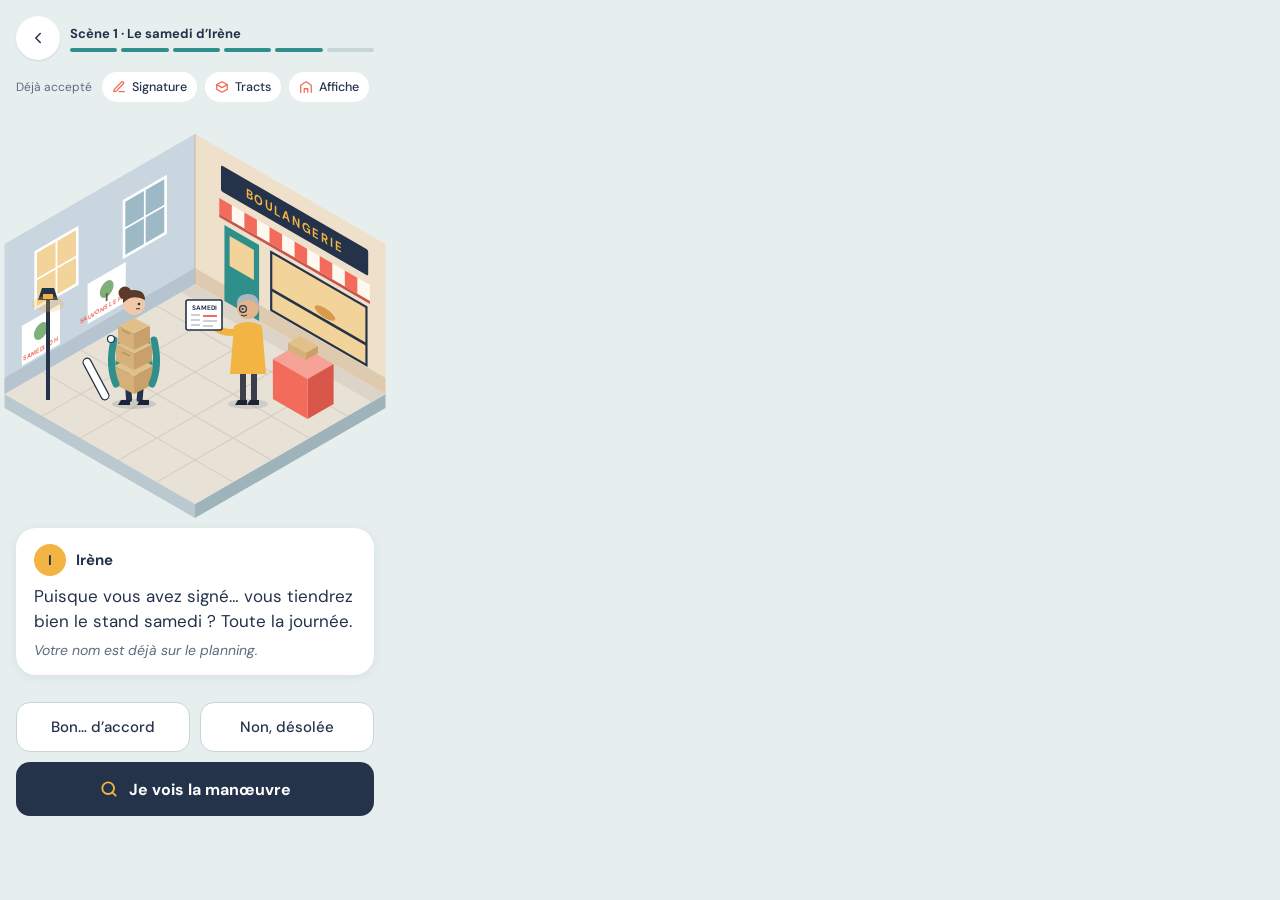
<file: maquettes/05-bras-charges.html>
<!doctype html>
<html lang="fr">
<head>
<meta charset="utf-8">
<meta name="viewport" content="width=device-width, initial-scale=1">
<title>Ficelles — l'emprise (isométrique)</title>
</head>
<body>
<link rel="stylesheet" href="https://fonts.googleapis.com/css2?family=DM+Sans:ital,opsz,wght@0,9..40,400;0,9..40,500;0,9..40,700;1,9..40,400&amp;display=swap">
<style>
body{margin:0;background:#E6EFEE}
a{color:#1F6F6B}a:hover{color:#24324A}
</style>
<div style="width: 390px; height: 844px; position: relative; overflow: hidden; background: #E6EFEE; font-family: 'DM Sans', system-ui, sans-serif; color: #24324A">

  <div style="position: absolute; left: 16px; top: 16px; width: 358px; display: flex; align-items: center; gap: 10px">
    <button type="button" aria-label="Retour au programme" style="width: 44px; height: 44px; border-radius: 22px; background: #FFFFFF; border: none; display: flex; align-items: center; justify-content: center; box-shadow: 0 1px 2px rgba(36,50,74,0.12)">
      <svg aria-hidden="true" width="18" height="18" viewBox="0 0 24 24" fill="none" stroke="#24324A" stroke-width="2" stroke-linecap="round" stroke-linejoin="round"><path d="M15 6l-6 6 6 6"></path></svg>
    </button>
    <div style="flex: 1; display: flex; flex-direction: column; gap: 6px">
      <div style="font-size: 13px; font-weight: 700">Scène 1 · Le samedi d’Irène</div>
      <div style="display: flex; gap: 4px">
        <div style="flex: 1; height: 4px; border-radius: 2px; background: #2F8F8B"></div>
        <div style="flex: 1; height: 4px; border-radius: 2px; background: #2F8F8B"></div>
        <div style="flex: 1; height: 4px; border-radius: 2px; background: #2F8F8B"></div>
        <div style="flex: 1; height: 4px; border-radius: 2px; background: #2F8F8B"></div>
        <div style="flex: 1; height: 4px; border-radius: 2px; background: #2F8F8B"></div>
        <div style="flex: 1; height: 4px; border-radius: 2px; background: #C5D6D5"></div>
      </div>
    </div>
  </div>

  <div style="position: absolute; left: 16px; top: 72px; width: 358px; display: flex; align-items: center; gap: 8px">
    <div style="font-size: 12px; color: #5D6B80; margin-right: 2px">Déjà accepté</div>
    <div style="height: 30px; padding: 0 10px; border-radius: 15px; background: #FFFFFF; display: flex; align-items: center; gap: 6px; font-size: 12.5px; font-weight: 500">
      <svg aria-hidden="true" width="14" height="14" viewBox="0 0 24 24" fill="none" stroke="#F26B5B" stroke-width="2.2" stroke-linecap="round" stroke-linejoin="round"><path d="M12 20h9"></path><path d="M16.5 3.5a2.1 2.1 0 0 1 3 3L7 19l-4 1 1-4z"></path></svg>
      Signature
    </div>
    <div style="height: 30px; padding: 0 10px; border-radius: 15px; background: #FFFFFF; display: flex; align-items: center; gap: 6px; font-size: 12.5px; font-weight: 500">
      <svg aria-hidden="true" width="14" height="14" viewBox="0 0 24 24" fill="none" stroke="#F26B5B" stroke-width="2.2" stroke-linecap="round" stroke-linejoin="round"><path d="M21 8l-9-5-9 5 9 5z"></path><path d="M3 8v8l9 5 9-5V8"></path></svg>
      Tracts
    </div>
    <div style="height: 30px; padding: 0 10px; border-radius: 15px; background: #FFFFFF; display: flex; align-items: center; gap: 6px; font-size: 12.5px; font-weight: 500">
      <svg aria-hidden="true" width="14" height="14" viewBox="0 0 24 24" fill="none" stroke="#F26B5B" stroke-width="2.2" stroke-linecap="round" stroke-linejoin="round"><path d="M3 21V9l9-6 9 6v12"></path><path d="M9 21v-6h6v6"></path></svg>
      Affiche
    </div>
  </div>

  <svg role="img" aria-label="Le même coin de rue en fin d'après-midi. Madame O. a les bras chargés : trois cartons de tracts empilés jusqu'au menton et une affiche roulée sous le bras. Irène lui montre un planning du samedi où son nom est déjà écrit." width="390" height="420" viewBox="0 0 390 420" style="position: absolute; left: 0; top: 104px">
    <polygon points="4.5,290 195,400 195,414 4.5,304" fill="#B9C9CF"></polygon>
    <polygon points="385.5,290 195,400 195,414 385.5,304" fill="#9FB3BB"></polygon>
    <g transform="matrix(0.866 0.5 -0.866 0.5 195 180)">
      <rect x="0" y="0" width="220" height="220" fill="#E8E1D6"></rect>
      <path d="M44 0 V220 M88 0 V220 M132 0 V220 M176 0 V220 M0 44 H220 M0 88 H220 M0 132 H220 M0 176 H220" stroke="#D6CEC1" stroke-width="1.4"></path>
      <rect x="0" y="0" width="220" height="16" fill="#DCD4C8"></rect>
    </g>
    <g transform="matrix(0.866 -0.5 0 1 4.5 140)">
      <rect x="0" y="0" width="220" height="150" fill="#C9D6DF"></rect>
      <rect x="0" y="134" width="220" height="16" fill="#B5C4CE"></rect>
      <rect x="36" y="26" width="48" height="56" fill="#F2D49A" stroke="#FFFFFF" stroke-width="3"></rect>
      <path d="M60 26 V82 M36 54 H84" stroke="#FFFFFF" stroke-width="2"></path>
      <rect x="138" y="26" width="48" height="56" fill="#9DB9C6" stroke="#FFFFFF" stroke-width="3"></rect>
      <path d="M162 26 V82 M138 54 H186" stroke="#FFFFFF" stroke-width="2"></path>
      <rect x="96" y="88" width="44" height="40" fill="#FFFFFF"></rect>
      <circle cx="118" cy="104" r="8" fill="#7FB07A"></circle>
      <rect x="117" y="108" width="2" height="8" fill="#6B5444"></rect>
      <text x="118" y="124" text-anchor="middle" font-family="DM Sans, sans-serif" font-weight="700" font-size="6.5" fill="#F26B5B">SAUVONS LE PARC</text>
      <rect x="20" y="92" width="44" height="40" fill="#FFFFFF"></rect>
      <circle cx="42" cy="108" r="8" fill="#7FB07A"></circle>
      <text x="42" y="128" text-anchor="middle" font-family="DM Sans, sans-serif" font-weight="700" font-size="6.5" fill="#F26B5B">SAMEDI 10 H</text>
    </g>
    <g transform="matrix(0.866 0.5 0 1 195 30)">
      <rect x="0" y="0" width="220" height="150" fill="#EFE0CB"></rect>
      <rect x="0" y="134" width="220" height="16" fill="#DECAAE"></rect>
      <rect x="30" y="16" width="170" height="26" rx="2" fill="#24324A"></rect>
      <text x="115" y="34" text-anchor="middle" font-family="DM Sans, sans-serif" font-weight="700" font-size="13" letter-spacing="2" fill="#F2B544">BOULANGERIE</text>
      <rect x="28" y="50" width="174" height="16" fill="#FFF8EE"></rect>
      <rect x="28" y="50" width="14.5" height="16" fill="#F26B5B"></rect>
      <rect x="57" y="50" width="14.5" height="16" fill="#F26B5B"></rect>
      <rect x="86" y="50" width="14.5" height="16" fill="#F26B5B"></rect>
      <rect x="115" y="50" width="14.5" height="16" fill="#F26B5B"></rect>
      <rect x="144" y="50" width="14.5" height="16" fill="#F26B5B"></rect>
      <rect x="173" y="50" width="14.5" height="16" fill="#F26B5B"></rect>
      <rect x="28" y="66" width="174" height="3" fill="#C9564A"></rect>
      <rect x="34" y="74" width="40" height="76" fill="#2F8F8B"></rect>
      <rect x="40" y="82" width="28" height="30" fill="#F2D49A"></rect>
      <rect x="88" y="74" width="110" height="58" fill="#F2D49A" stroke="#24324A" stroke-width="2.5"></rect>
      <rect x="88" y="110" width="110" height="3" fill="#24324A"></rect>
      <ellipse cx="150" cy="104" rx="12" ry="5" fill="#D99A4E"></ellipse>
    </g>
    <path d="M195 30 V180" stroke="#C7B9A3" stroke-width="1"></path>

    <polygon points="298.9,240 333.6,260 307.6,275 272.9,255" fill="#F7A296"></polygon>
    <polygon points="333.6,260 307.6,275 307.6,315 333.6,300" fill="#D9564A"></polygon>
    <polygon points="272.9,255 307.6,275 307.6,315 272.9,295" fill="#F26B5B"></polygon>
    <polygon points="300,232 318,242 306,249 288,239" fill="#E2C08A"></polygon>
    <polygon points="318,242 306,249 306,256 318,249" fill="#C9A06A"></polygon>
    <polygon points="288,239 306,249 306,256 288,246" fill="#D6B07A"></polygon>

    <rect x="46" y="196" width="4" height="100" fill="#24324A"></rect>
    <path d="M38 196 H58 L54 184 H42 Z" fill="#24324A"></path>
    <rect x="43" y="190" width="10" height="5" fill="#F2B544"></rect>
    <ellipse cx="48" cy="200" rx="16" ry="8" fill="#F2B544" opacity="0.25"></ellipse>

    <ellipse cx="134" cy="300" rx="22" ry="5" fill="#24324A" opacity="0.14"></ellipse>
    <rect x="125" y="262" width="6" height="36" rx="2" fill="#24324A" transform="rotate(-4 128 280)"></rect>
    <rect x="138" y="262" width="6" height="36" rx="2" fill="#24324A" transform="rotate(5 141 280)"></rect>
    <path d="M121 296 H130 V301 H118 Z" fill="#1A2436"></path>
    <path d="M140 296 H149 V301 H137 Z" fill="#1A2436"></path>
    <path d="M120 222 Q134 214 148 222 L154 270 L114 270 Z" fill="#2F8F8B"></path>
    <circle cx="134" cy="200" r="11" fill="#F2C9A8"></circle>
    <path d="M123 199 Q122 186 134 186 Q145 186 145 196 Q138 192 130 194 Q126 196 123 199 Z" fill="#5B3A29"></path>
    <circle cx="125" cy="189" r="6.5" fill="#5B3A29"></circle>
    <circle cx="139" cy="200" r="1.3" fill="#24324A"></circle>
    <path d="M136 205 Q138 204 140 205" stroke="#24324A" stroke-width="1" fill="none"></path>

    <polygon points="134,252 154,262 134,272 114,262" fill="#E2C08A"></polygon>
    <polygon points="114,262 134,272 134,290 114,280" fill="#D6B07A"></polygon>
    <polygon points="154,262 134,272 134,290 154,280" fill="#C9A06A"></polygon>
    <polygon points="134,232 152,241 134,250 116,241" fill="#E2C08A"></polygon>
    <polygon points="116,241 134,250 134,266 116,257" fill="#D6B07A"></polygon>
    <polygon points="152,241 134,250 134,266 152,257" fill="#C9A06A"></polygon>
    <polygon points="134,214 150,222 134,230 118,222" fill="#E2C08A"></polygon>
    <polygon points="118,222 134,230 134,246 118,238" fill="#D6B07A"></polygon>
    <polygon points="150,222 134,230 134,246 150,238" fill="#C9A06A"></polygon>
    <path d="M122 226 L130 230 M122 248 L130 252" stroke="#B48A52" stroke-width="1.2"></path>
    <path d="M114 236 Q108 262 116 280" fill="none" stroke="#2F8F8B" stroke-width="7" stroke-linecap="round"></path>
    <path d="M154 236 Q160 262 152 280" fill="none" stroke="#2F8F8B" stroke-width="7" stroke-linecap="round"></path>
    <rect x="92" y="252" width="8" height="46" rx="4" fill="#FFFFFF" stroke="#24324A" stroke-width="1.2" transform="rotate(-28 96 275)"></rect>
    <circle cx="111" cy="235" r="3.5" fill="#FFFFFF" stroke="#24324A" stroke-width="1.2"></circle>

    <ellipse cx="248" cy="300" rx="20" ry="5" fill="#24324A" opacity="0.12"></ellipse>
    <rect x="240" y="262" width="6" height="36" rx="2" fill="#3A3F4B"></rect>
    <rect x="251" y="262" width="6" height="36" rx="2" fill="#3A3F4B"></rect>
    <path d="M238 296 H247 V301 H235 Z" fill="#1A2436"></path>
    <path d="M250 296 H259 V301 H247 Z" fill="#1A2436"></path>
    <path d="M234 222 Q248 214 262 222 L266 270 L230 270 Z" fill="#F2B544"></path>
    <path d="M236 228 Q222 230 214 222" fill="none" stroke="#F2B544" stroke-width="7" stroke-linecap="round"></path>
    <rect x="186" y="196" width="36" height="30" rx="2" fill="#FFFFFF" stroke="#24324A" stroke-width="1.6"></rect>
    <text x="204" y="206" text-anchor="middle" font-family="DM Sans, sans-serif" font-weight="700" font-size="6.5" fill="#24324A">SAMEDI</text>
    <path d="M191 211 H200 M191 216 H200 M191 221 H200" stroke="#9AA3AD" stroke-width="1.2"></path>
    <path d="M203 212 H217" stroke="#F26B5B" stroke-width="2"></path>
    <path d="M203 217 H217 M203 222 H213" stroke="#9AA3AD" stroke-width="1.2"></path>
    <circle cx="248" cy="204" r="11" fill="#E3B48E"></circle>
    <path d="M237 202 Q236 190 248 190 Q260 190 259 204 Q255 196 248 196 Q241 196 237 202 Z" fill="#AEB6BF"></path>
    <circle cx="243" cy="205" r="3.4" fill="none" stroke="#24324A" stroke-width="1.2"></circle>
    <circle cx="242.6" cy="205" r="1.1" fill="#24324A"></circle>
    <path d="M241 211 Q244 213 247 211" stroke="#24324A" stroke-width="1" fill="none"></path>
  </svg>

  <div style="position: absolute; left: 16px; top: 528px; width: 358px; box-sizing: border-box; padding: 16px 18px; background: #FFFFFF; border-radius: 20px; box-shadow: 0 2px 10px rgba(36,50,74,0.08); display: flex; flex-direction: column; gap: 8px">
    <div style="display: flex; align-items: center; gap: 10px">
      <div style="width: 32px; height: 32px; border-radius: 16px; background: #F2B544; display: flex; align-items: center; justify-content: center; font-weight: 700; font-size: 14px">I</div>
      <div style="font-weight: 700; font-size: 15px">Irène</div>
    </div>
    <div style="font-size: 17px; line-height: 1.45">Puisque vous avez signé… vous tiendrez bien le stand samedi ? Toute la journée.</div>
    <div style="font-style: italic; font-size: 14px; color: #5D6B80">Votre nom est déjà sur le planning.</div>
  </div>

  <div style="position: absolute; left: 16px; top: 702px; width: 358px; display: flex; flex-direction: column; gap: 10px">
    <div style="display: flex; gap: 10px">
      <button type="button" style="flex: 1; height: 50px; border-radius: 14px; background: #FFFFFF; border: 1.5px solid #C5D6D5; color: #24324A; font-family: 'DM Sans', sans-serif; font-weight: 500; font-size: 15px">Bon… d’accord</button>
      <button type="button" style="flex: 1; height: 50px; border-radius: 14px; background: #FFFFFF; border: 1.5px solid #C5D6D5; color: #24324A; font-family: 'DM Sans', sans-serif; font-weight: 500; font-size: 15px">Non, désolée</button>
    </div>
    <button type="button" style="height: 54px; border-radius: 14px; background: #24324A; border: none; color: #FFFFFF; font-family: 'DM Sans', sans-serif; font-weight: 700; font-size: 16px; display: flex; align-items: center; justify-content: center; gap: 10px">
      <svg aria-hidden="true" width="20" height="20" viewBox="0 0 24 24" fill="none" stroke="#F2B544" stroke-width="2.2" stroke-linecap="round" stroke-linejoin="round"><circle cx="11" cy="11" r="7"></circle><path d="M20 20l-4-4"></path></svg>
      Je vois la manœuvre
    </button>
  </div>
</div>
</body>
</html>
</file>
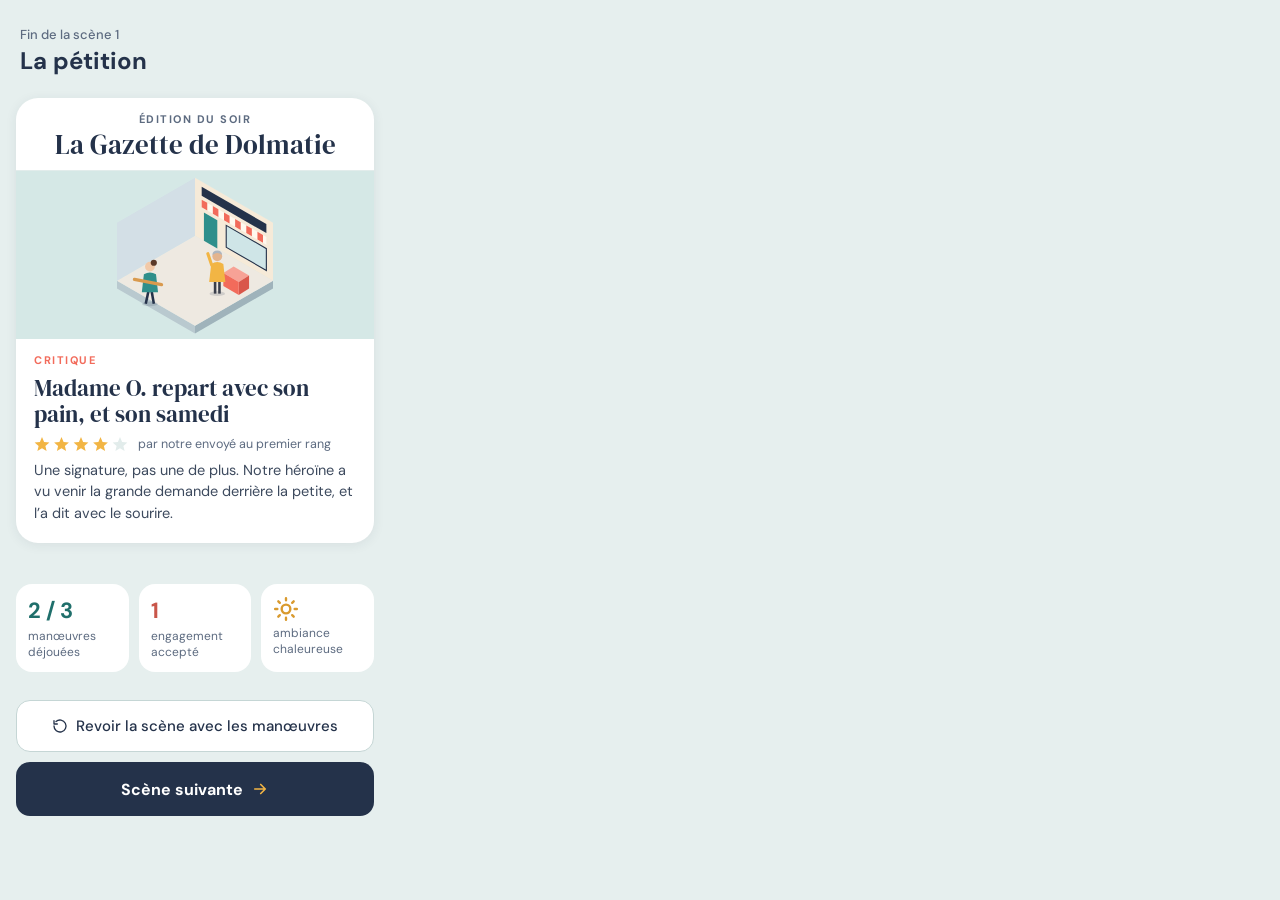
<file: maquettes/06-gazette.html>
<!doctype html>
<html lang="fr">
<head>
<meta charset="utf-8">
<meta name="viewport" content="width=device-width, initial-scale=1">
<title>Ficelles — la Gazette (isométrique)</title>
</head>
<body>
<link rel="stylesheet" href="https://fonts.googleapis.com/css2?family=DM+Sans:ital,opsz,wght@0,9..40,400;0,9..40,500;0,9..40,700;1,9..40,400&amp;family=DM+Serif+Display&amp;display=swap">
<style>
body{margin:0;background:#E6EFEE}
a{color:#1F6F6B}a:hover{color:#24324A}
</style>
<div style="width: 390px; height: 844px; position: relative; overflow: hidden; background: #E6EFEE; font-family: 'DM Sans', system-ui, sans-serif; color: #24324A">

  <div style="position: absolute; left: 20px; top: 26px; display: flex; flex-direction: column; gap: 2px">
    <div style="font-size: 13px; font-weight: 500; color: #5D6B80">Fin de la scène 1</div>
    <div style="font-size: 24px; font-weight: 700">La pétition</div>
  </div>

  <div style="position: absolute; left: 16px; top: 98px; width: 358px; box-sizing: border-box; background: #FFFFFF; border-radius: 22px; box-shadow: 0 2px 12px rgba(36,50,74,0.08); overflow: hidden; display: flex; flex-direction: column">
    <div style="padding: 14px 18px 10px; display: flex; flex-direction: column; align-items: center; gap: 4px; border-bottom: 1px solid #E2ECEB">
      <div style="font-size: 11px; font-weight: 700; letter-spacing: 1.5px; color: #5D6B80; text-transform: uppercase">Édition du soir</div>
      <div style="font-family: 'DM Serif Display', Georgia, serif; font-size: 27px; line-height: 1.1">La Gazette de Dolmatie</div>
    </div>
    <div style="height: 168px; background: #D5E8E6; display: flex; align-items: center; justify-content: center">
      <svg role="img" aria-label="Petit diorama : Madame O. quitte la boulangerie, une baguette sous le bras ; Irène la salue depuis son stand." width="206" height="168" viewBox="0 0 160 130">
        <polygon points="19.4,85 80,120 80,126 19.4,91" fill="#B9C9CF"></polygon>
        <polygon points="140.6,85 80,120 80,126 140.6,91" fill="#9FB3BB"></polygon>
        <polygon points="80,50 140.6,85 80,120 19.4,85" fill="#EEE9E1"></polygon>
        <polygon points="19.4,85 80,50 80,5 19.4,40" fill="#D3DFE6"></polygon>
        <polygon points="80,50 140.6,85 140.6,40 80,5" fill="#F6EAD8"></polygon>
        <g transform="matrix(0.866 0.5 0 1 80 5)">
          <rect x="6" y="4" width="58" height="7" fill="#24324A"></rect>
          <rect x="6" y="14" width="58" height="6" fill="#FFF8EE"></rect>
          <path d="M6 14h5v6h-5z M16 14h5v6h-5z M26 14h5v6h-5z M36 14h5v6h-5z M46 14h5v6h-5z M56 14h5v6h-5z" fill="#F26B5B"></path>
          <rect x="8" y="23" width="12" height="22" fill="#2F8F8B"></rect>
          <rect x="28" y="23" width="36" height="17" fill="#CFE5E7" stroke="#24324A" stroke-width="1"></rect>
        </g>
        <polygon points="110,74 122,81 114,86 102,79" fill="#F7A296"></polygon>
        <polygon points="122,81 114,86 114,96 122,91" fill="#D9564A"></polygon>
        <polygon points="102,79 114,86 114,96 102,89" fill="#F26B5B"></polygon>
        <ellipse cx="97.3" cy="95" rx="6" ry="1.8" fill="#24324A" opacity="0.15"></ellipse>
        <rect x="94.6" y="84" width="2" height="11" fill="#3A3F4B"></rect>
        <rect x="98" y="84" width="2" height="11" fill="#3A3F4B"></rect>
        <path d="M92.6 72 Q97.3 69 102 72 L103.6 86 L91 86 Z" fill="#F2B544"></path>
        <path d="M93 73 L90 64" stroke="#F2B544" stroke-width="2.4" stroke-linecap="round"></path>
        <circle cx="97.3" cy="66" r="3.8" fill="#E3B48E"></circle>
        <path d="M93.5 65 Q93.5 61.5 97.3 61.5 Q101 61.5 101 65 Q99 63.5 97.3 63.5 Q95.5 63.5 93.5 65 Z" fill="#AEB6BF"></path>
        <ellipse cx="45" cy="103" rx="6" ry="1.8" fill="#24324A" opacity="0.15"></ellipse>
        <rect x="42" y="92" width="2" height="11" fill="#24324A" transform="rotate(12 43 97)"></rect>
        <rect x="46" y="92" width="2" height="11" fill="#24324A" transform="rotate(-10 47 97)"></rect>
        <path d="M40.3 80 Q45 77 49.7 80 L51.3 94 L38.7 94 Z" fill="#2F8F8B"></path>
        <path d="M33 84 L54 88" stroke="#D99A4E" stroke-width="2.6" stroke-linecap="round"></path>
        <circle cx="45" cy="74" r="3.8" fill="#F2C9A8"></circle>
        <circle cx="48" cy="71" r="2.4" fill="#5B3A29"></circle>
      </svg>
    </div>
    <div style="padding: 14px 18px 18px; display: flex; flex-direction: column; gap: 8px">
      <div style="font-size: 11px; font-weight: 700; letter-spacing: 1.5px; color: #F26B5B; text-transform: uppercase">Critique</div>
      <div style="font-family: 'DM Serif Display', Georgia, serif; font-size: 23px; line-height: 1.15">Madame O. repart avec son pain, et son samedi</div>
      <div style="display: flex; align-items: center; gap: 8px">
        <svg role="img" aria-label="Quatre étoiles sur cinq" width="96" height="16" viewBox="0 0 96 16">
          <path d="M8 1 L10.1 5.9 L15.4 6.4 L11.4 9.9 L12.6 15 L8 12.3 L3.4 15 L4.6 9.9 L0.6 6.4 L5.9 5.9 Z" fill="#F2B544"></path>
          <path transform="translate(19.5 0)" d="M8 1 L10.1 5.9 L15.4 6.4 L11.4 9.9 L12.6 15 L8 12.3 L3.4 15 L4.6 9.9 L0.6 6.4 L5.9 5.9 Z" fill="#F2B544"></path>
          <path transform="translate(39 0)" d="M8 1 L10.1 5.9 L15.4 6.4 L11.4 9.9 L12.6 15 L8 12.3 L3.4 15 L4.6 9.9 L0.6 6.4 L5.9 5.9 Z" fill="#F2B544"></path>
          <path transform="translate(58.5 0)" d="M8 1 L10.1 5.9 L15.4 6.4 L11.4 9.9 L12.6 15 L8 12.3 L3.4 15 L4.6 9.9 L0.6 6.4 L5.9 5.9 Z" fill="#F2B544"></path>
          <path transform="translate(78 0)" d="M8 1 L10.1 5.9 L15.4 6.4 L11.4 9.9 L12.6 15 L8 12.3 L3.4 15 L4.6 9.9 L0.6 6.4 L5.9 5.9 Z" fill="#E2ECEB"></path>
        </svg>
        <span style="font-size: 12.5px; color: #5D6B80">par notre envoyé au premier rang</span>
      </div>
      <div style="font-size: 14.5px; line-height: 1.5; color: #3D4A5E">Une signature, pas une de plus. Notre héroïne a vu venir la grande demande derrière la petite, et l’a dit avec le sourire.</div>
    </div>
  </div>

  <div style="position: absolute; left: 16px; top: 584px; width: 358px; display: grid; grid-template-columns: repeat(3, minmax(0, 1fr)); gap: 10px">
    <div style="background: #FFFFFF; border-radius: 16px; padding: 12px; display: flex; flex-direction: column; gap: 4px">
      <div style="font-size: 22px; font-weight: 700; color: #1F6F6B">2 / 3</div>
      <div style="font-size: 12px; line-height: 1.3; color: #5D6B80">manœuvres déjouées</div>
    </div>
    <div style="background: #FFFFFF; border-radius: 16px; padding: 12px; display: flex; flex-direction: column; gap: 4px">
      <div style="font-size: 22px; font-weight: 700; color: #C9564A">1</div>
      <div style="font-size: 12px; line-height: 1.3; color: #5D6B80">engagement accepté</div>
    </div>
    <div style="background: #FFFFFF; border-radius: 16px; padding: 12px; display: flex; flex-direction: column; gap: 4px">
      <svg aria-hidden="true" width="26" height="26" viewBox="0 0 24 24" fill="none" stroke="#D99A2E" stroke-width="2.2" stroke-linecap="round"><circle cx="12" cy="12" r="4"></circle><path d="M12 2v2M12 20v2M4.9 4.9l1.4 1.4M17.7 17.7l1.4 1.4M2 12h2M20 12h2M4.9 19.1l1.4-1.4M17.7 6.3l1.4-1.4"></path></svg>
      <div style="font-size: 12px; line-height: 1.3; color: #5D6B80">ambiance chaleureuse</div>
    </div>
  </div>

  <div style="position: absolute; left: 16px; top: 700px; width: 358px; display: flex; flex-direction: column; gap: 10px">
    <a href="02-scene-petition.html" style="height: 50px; border-radius: 14px; background: #FFFFFF; border: 1.5px solid #C5D6D5; color: #24324A; text-decoration: none; display: flex; align-items: center; justify-content: center; gap: 8px; font-weight: 500; font-size: 15px">
      <svg aria-hidden="true" width="16" height="16" viewBox="0 0 24 24" fill="none" stroke="#24324A" stroke-width="2" stroke-linecap="round" stroke-linejoin="round"><path d="M3 12a9 9 0 1 0 3-6.7"></path><path d="M3 4v5h5"></path></svg>
      Revoir la scène avec les manœuvres
    </a>
    <a href="01-accueil-premier-lancement.html" style="height: 54px; border-radius: 14px; background: #24324A; color: #FFFFFF; text-decoration: none; display: flex; align-items: center; justify-content: center; gap: 8px; font-weight: 700; font-size: 16px">
      Scène suivante
      <svg aria-hidden="true" width="18" height="18" viewBox="0 0 24 24" fill="none" stroke="#F2B544" stroke-width="2.2" stroke-linecap="round" stroke-linejoin="round"><path d="M5 12h14M13 6l6 6-6 6"></path></svg>
    </a>
  </div>
</div>
</body>
</html>
</file>
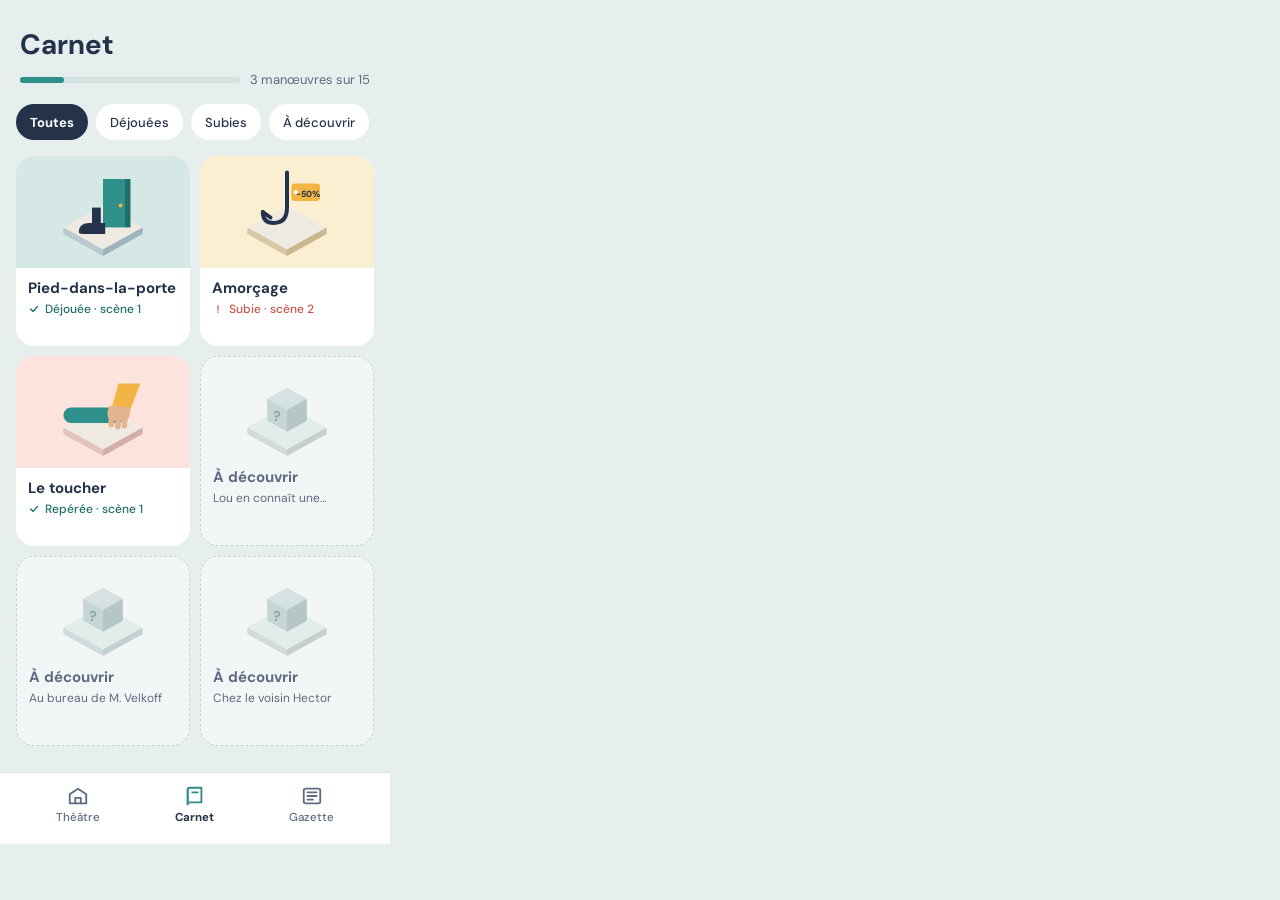
<file: maquettes/07-carnet.html>
<!doctype html>
<html lang="fr">
<head>
<meta charset="utf-8">
<meta name="viewport" content="width=device-width, initial-scale=1">
<title>Ficelles — le carnet (isométrique)</title>
</head>
<body>
<link rel="stylesheet" href="https://fonts.googleapis.com/css2?family=DM+Sans:ital,opsz,wght@0,9..40,400;0,9..40,500;0,9..40,700;1,9..40,400&amp;display=swap">
<style>
body{margin:0;background:#E6EFEE}
a{color:#1F6F6B}a:hover{color:#24324A}
</style>
<div style="width: 390px; height: 844px; position: relative; overflow: hidden; background: #E6EFEE; font-family: 'DM Sans', system-ui, sans-serif; color: #24324A">

  <div style="position: absolute; left: 20px; top: 26px; width: 350px; display: flex; flex-direction: column; gap: 8px">
    <div style="font-size: 28px; font-weight: 700">Carnet</div>
    <div style="display: flex; align-items: center; gap: 10px">
      <div style="flex: 1; height: 6px; border-radius: 3px; background: #D3E1E0; display: flex">
        <div style="width: 20%; height: 6px; border-radius: 3px; background: #2F8F8B"></div>
      </div>
      <div style="font-size: 13px; color: #5D6B80">3 manœuvres sur 15</div>
    </div>
  </div>

  <div style="position: absolute; left: 16px; top: 104px; width: 358px; display: flex; gap: 8px">
    <button type="button" aria-pressed="true" style="height: 36px; padding: 0 14px; border-radius: 18px; background: #24324A; border: none; color: #FFFFFF; font-family: 'DM Sans', sans-serif; font-weight: 700; font-size: 13px">Toutes</button>
    <button type="button" aria-pressed="false" style="height: 36px; padding: 0 14px; border-radius: 18px; background: #FFFFFF; border: none; color: #24324A; font-family: 'DM Sans', sans-serif; font-weight: 500; font-size: 13px">Déjouées</button>
    <button type="button" aria-pressed="false" style="height: 36px; padding: 0 14px; border-radius: 18px; background: #FFFFFF; border: none; color: #24324A; font-family: 'DM Sans', sans-serif; font-weight: 500; font-size: 13px">Subies</button>
    <button type="button" aria-pressed="false" style="height: 36px; padding: 0 14px; border-radius: 18px; background: #FFFFFF; border: none; color: #24324A; font-family: 'DM Sans', sans-serif; font-weight: 500; font-size: 13px">À découvrir</button>
  </div>

  <div style="position: absolute; left: 16px; top: 156px; width: 358px; display: grid; grid-template-columns: repeat(2, minmax(0, 1fr)); gap: 10px">

    <button type="button" style="height: 190px; padding: 0; border-radius: 18px; background: #FFFFFF; border: none; overflow: hidden; display: flex; flex-direction: column; text-align: left; font-family: 'DM Sans', sans-serif; color: #24324A">
      <span style="height: 112px; width: 100%; background: #D5E8E6; display: flex; align-items: center; justify-content: center">
        <svg aria-hidden="true" width="110" height="88" viewBox="0 0 100 80">
          <polygon points="50,34 86,54 50,74 14,54" fill="#EEE9E1"></polygon>
          <polygon points="14,54 50,74 50,80 14,60" fill="#B9C9CF"></polygon>
          <polygon points="86,54 50,74 50,80 86,60" fill="#9FB3BB"></polygon>
          <rect x="50" y="10" width="20" height="44" fill="#2F8F8B"></rect>
          <rect x="70" y="10" width="5" height="44" fill="#1F6F6B"></rect>
          <circle cx="66" cy="34" r="1.8" fill="#F2B544"></circle>
          <path d="M28 58 Q28 50 38 50 L52 50 L52 60 L32 60 Q28 60 28 58 Z" fill="#24324A"></path>
          <rect x="40" y="36" width="8" height="15" fill="#24324A"></rect>
        </svg>
      </span>
      <span style="padding: 10px 12px 12px; display: flex; flex-direction: column; gap: 3px">
        <span style="font-weight: 700; font-size: 15px">Pied-dans-la-porte</span>
        <span style="display: flex; align-items: center; gap: 5px; font-size: 12px; color: #1F6F6B; font-weight: 500"><svg aria-hidden="true" width="12" height="12" viewBox="0 0 24 24" fill="none" stroke="#1F6F6B" stroke-width="2.6" stroke-linecap="round" stroke-linejoin="round"><path d="M5 12l5 5 9-10"></path></svg>Déjouée · scène 1</span>
      </span>
    </button>

    <button type="button" style="height: 190px; padding: 0; border-radius: 18px; background: #FFFFFF; border: none; overflow: hidden; display: flex; flex-direction: column; text-align: left; font-family: 'DM Sans', sans-serif; color: #24324A">
      <span style="height: 112px; width: 100%; background: #FBEFD2; display: flex; align-items: center; justify-content: center">
        <svg aria-hidden="true" width="110" height="88" viewBox="0 0 100 80">
          <polygon points="50,34 86,54 50,74 14,54" fill="#EEE9E1"></polygon>
          <polygon points="14,54 50,74 50,80 14,60" fill="#D8C9A6"></polygon>
          <polygon points="86,54 50,74 50,80 86,60" fill="#C9B88F"></polygon>
          <path d="M50 4 V36 Q50 50 38 50 Q28 50 28 40" fill="none" stroke="#24324A" stroke-width="3.6" stroke-linecap="round"></path>
          <path d="M28 40 L35 45" stroke="#24324A" stroke-width="3.6" stroke-linecap="round"></path>
          <rect x="54" y="14" width="26" height="16" rx="3" fill="#F2B544"></rect>
          <circle cx="58" cy="22" r="2" fill="#FFFFFF"></circle>
          <text x="69" y="26" text-anchor="middle" font-family="DM Sans, sans-serif" font-weight="700" font-size="8" fill="#24324A">-50%</text>
        </svg>
      </span>
      <span style="padding: 10px 12px 12px; display: flex; flex-direction: column; gap: 3px">
        <span style="font-weight: 700; font-size: 15px">Amorçage</span>
        <span style="display: flex; align-items: center; gap: 5px; font-size: 12px; color: #C9564A; font-weight: 500"><svg aria-hidden="true" width="12" height="12" viewBox="0 0 24 24" fill="none" stroke="#C9564A" stroke-width="2.6" stroke-linecap="round"><path d="M12 6v8M12 18v.5"></path></svg>Subie · scène 2</span>
      </span>
    </button>

    <button type="button" style="height: 190px; padding: 0; border-radius: 18px; background: #FFFFFF; border: none; overflow: hidden; display: flex; flex-direction: column; text-align: left; font-family: 'DM Sans', sans-serif; color: #24324A">
      <span style="height: 112px; width: 100%; background: #FCE3DE; display: flex; align-items: center; justify-content: center">
        <svg aria-hidden="true" width="110" height="88" viewBox="0 0 100 80">
          <polygon points="50,34 86,54 50,74 14,54" fill="#EEE9E1"></polygon>
          <polygon points="14,54 50,74 50,80 14,60" fill="#E3C3BC"></polygon>
          <polygon points="86,54 50,74 50,80 86,60" fill="#D4AFA7"></polygon>
          <rect x="14" y="36" width="56" height="14" rx="7" fill="#2F8F8B"></rect>
          <path d="M84 14 L64 14 L58 36 L74 40 Z" fill="#F2B544"></path>
          <path d="M56 34 Q52 42 56 48 L72 48 Q76 42 74 36 Z" fill="#E3B48E"></path>
          <rect x="55" y="44" width="5" height="10" rx="2.5" fill="#E3B48E"></rect>
          <rect x="61" y="45" width="5" height="11" rx="2.5" fill="#E3B48E"></rect>
          <rect x="67" y="45" width="5" height="10" rx="2.5" fill="#E3B48E"></rect>
        </svg>
      </span>
      <span style="padding: 10px 12px 12px; display: flex; flex-direction: column; gap: 3px">
        <span style="font-weight: 700; font-size: 15px">Le toucher</span>
        <span style="display: flex; align-items: center; gap: 5px; font-size: 12px; color: #1F6F6B; font-weight: 500"><svg aria-hidden="true" width="12" height="12" viewBox="0 0 24 24" fill="none" stroke="#1F6F6B" stroke-width="2.6" stroke-linecap="round" stroke-linejoin="round"><path d="M5 12l5 5 9-10"></path></svg>Repérée · scène 1</span>
      </span>
    </button>

    <div style="height: 190px; border-radius: 18px; background: #F2F6F6; border: 1.5px dashed #C5D6D5; box-sizing: border-box; overflow: hidden; display: flex; flex-direction: column">
      <div style="height: 110px; display: flex; align-items: center; justify-content: center">
        <svg aria-hidden="true" width="110" height="88" viewBox="0 0 100 80">
          <polygon points="50,34 86,54 50,74 14,54" fill="#E2ECEB"></polygon>
          <polygon points="14,54 50,74 50,80 14,60" fill="#CFDCDB"></polygon>
          <polygon points="86,54 50,74 50,80 86,60" fill="#C2D1D0"></polygon>
          <polygon points="50,18 68,28 50,38 32,28" fill="#D6E2E1"></polygon>
          <polygon points="32,28 50,38 50,58 32,48" fill="#C5D6D5"></polygon>
          <polygon points="68,28 50,38 50,58 68,48" fill="#B4C7C6"></polygon>
          <text x="41" y="48" text-anchor="middle" font-family="DM Sans, sans-serif" font-weight="700" font-size="13" fill="#8FA3A2">?</text>
        </svg>
      </div>
      <div style="padding: 0 12px 12px; display: flex; flex-direction: column; gap: 3px">
        <div style="font-weight: 700; font-size: 15px; color: #5D6B80">À découvrir</div>
        <div style="font-size: 12px; color: #5D6B80">Lou en connaît une…</div>
      </div>
    </div>

    <div style="height: 190px; border-radius: 18px; background: #F2F6F6; border: 1.5px dashed #C5D6D5; box-sizing: border-box; overflow: hidden; display: flex; flex-direction: column">
      <div style="height: 110px; display: flex; align-items: center; justify-content: center">
        <svg aria-hidden="true" width="110" height="88" viewBox="0 0 100 80">
          <polygon points="50,34 86,54 50,74 14,54" fill="#E2ECEB"></polygon>
          <polygon points="14,54 50,74 50,80 14,60" fill="#CFDCDB"></polygon>
          <polygon points="86,54 50,74 50,80 86,60" fill="#C2D1D0"></polygon>
          <polygon points="50,18 68,28 50,38 32,28" fill="#D6E2E1"></polygon>
          <polygon points="32,28 50,38 50,58 32,48" fill="#C5D6D5"></polygon>
          <polygon points="68,28 50,38 50,58 68,48" fill="#B4C7C6"></polygon>
          <text x="41" y="48" text-anchor="middle" font-family="DM Sans, sans-serif" font-weight="700" font-size="13" fill="#8FA3A2">?</text>
        </svg>
      </div>
      <div style="padding: 0 12px 12px; display: flex; flex-direction: column; gap: 3px">
        <div style="font-weight: 700; font-size: 15px; color: #5D6B80">À découvrir</div>
        <div style="font-size: 12px; color: #5D6B80">Au bureau de M. Velkoff</div>
      </div>
    </div>

    <div style="height: 190px; border-radius: 18px; background: #F2F6F6; border: 1.5px dashed #C5D6D5; box-sizing: border-box; overflow: hidden; display: flex; flex-direction: column">
      <div style="height: 110px; display: flex; align-items: center; justify-content: center">
        <svg aria-hidden="true" width="110" height="88" viewBox="0 0 100 80">
          <polygon points="50,34 86,54 50,74 14,54" fill="#E2ECEB"></polygon>
          <polygon points="14,54 50,74 50,80 14,60" fill="#CFDCDB"></polygon>
          <polygon points="86,54 50,74 50,80 86,60" fill="#C2D1D0"></polygon>
          <polygon points="50,18 68,28 50,38 32,28" fill="#D6E2E1"></polygon>
          <polygon points="32,28 50,38 50,58 32,48" fill="#C5D6D5"></polygon>
          <polygon points="68,28 50,38 50,58 68,48" fill="#B4C7C6"></polygon>
          <text x="41" y="48" text-anchor="middle" font-family="DM Sans, sans-serif" font-weight="700" font-size="13" fill="#8FA3A2">?</text>
        </svg>
      </div>
      <div style="padding: 0 12px 12px; display: flex; flex-direction: column; gap: 3px">
        <div style="font-weight: 700; font-size: 15px; color: #5D6B80">À découvrir</div>
        <div style="font-size: 12px; color: #5D6B80">Chez le voisin Hector</div>
      </div>
    </div>
  </div>

  <div style="position: absolute; left: 0; top: 772px; width: 390px; height: 72px; box-sizing: border-box; background: #FFFFFF; border-top: 1px solid #DCE6E5; display: flex; justify-content: space-around; align-items: center; padding: 0 20px 8px">
    <a href="01-accueil-premier-lancement.html" style="min-width: 72px; height: 52px; display: flex; flex-direction: column; align-items: center; justify-content: center; gap: 3px; text-decoration: none; color: #5D6B80; font-size: 11.5px; font-weight: 500">
      <svg aria-hidden="true" width="22" height="22" viewBox="0 0 24 24" fill="none" stroke="#5D6B80" stroke-width="2" stroke-linecap="round" stroke-linejoin="round"><path d="M3 10l9-6 9 6v10H3z"></path><path d="M9 20v-6h6v6"></path></svg>
      Théâtre
    </a>
    <a href="07-carnet.html" style="min-width: 72px; height: 52px; display: flex; flex-direction: column; align-items: center; justify-content: center; gap: 3px; text-decoration: none; color: #24324A; font-size: 11.5px; font-weight: 700">
      <svg aria-hidden="true" width="22" height="22" viewBox="0 0 24 24" fill="none" stroke="#2F8F8B" stroke-width="2" stroke-linecap="round" stroke-linejoin="round"><path d="M4 5a2 2 0 0 1 2-2h13v16H6a2 2 0 0 0-2 2z"></path><path d="M4 21V5"></path><path d="M9 8h6"></path></svg>
      Carnet
    </a>
    <a href="06-gazette.html" style="min-width: 72px; height: 52px; display: flex; flex-direction: column; align-items: center; justify-content: center; gap: 3px; text-decoration: none; color: #5D6B80; font-size: 11.5px; font-weight: 500">
      <svg aria-hidden="true" width="22" height="22" viewBox="0 0 24 24" fill="none" stroke="#5D6B80" stroke-width="2" stroke-linecap="round" stroke-linejoin="round"><rect x="3" y="4" width="18" height="16" rx="2"></rect><path d="M7 8h10M7 12h10M7 16h6"></path></svg>
      Gazette
    </a>
  </div>
</div>
</body>
</html>
</file>
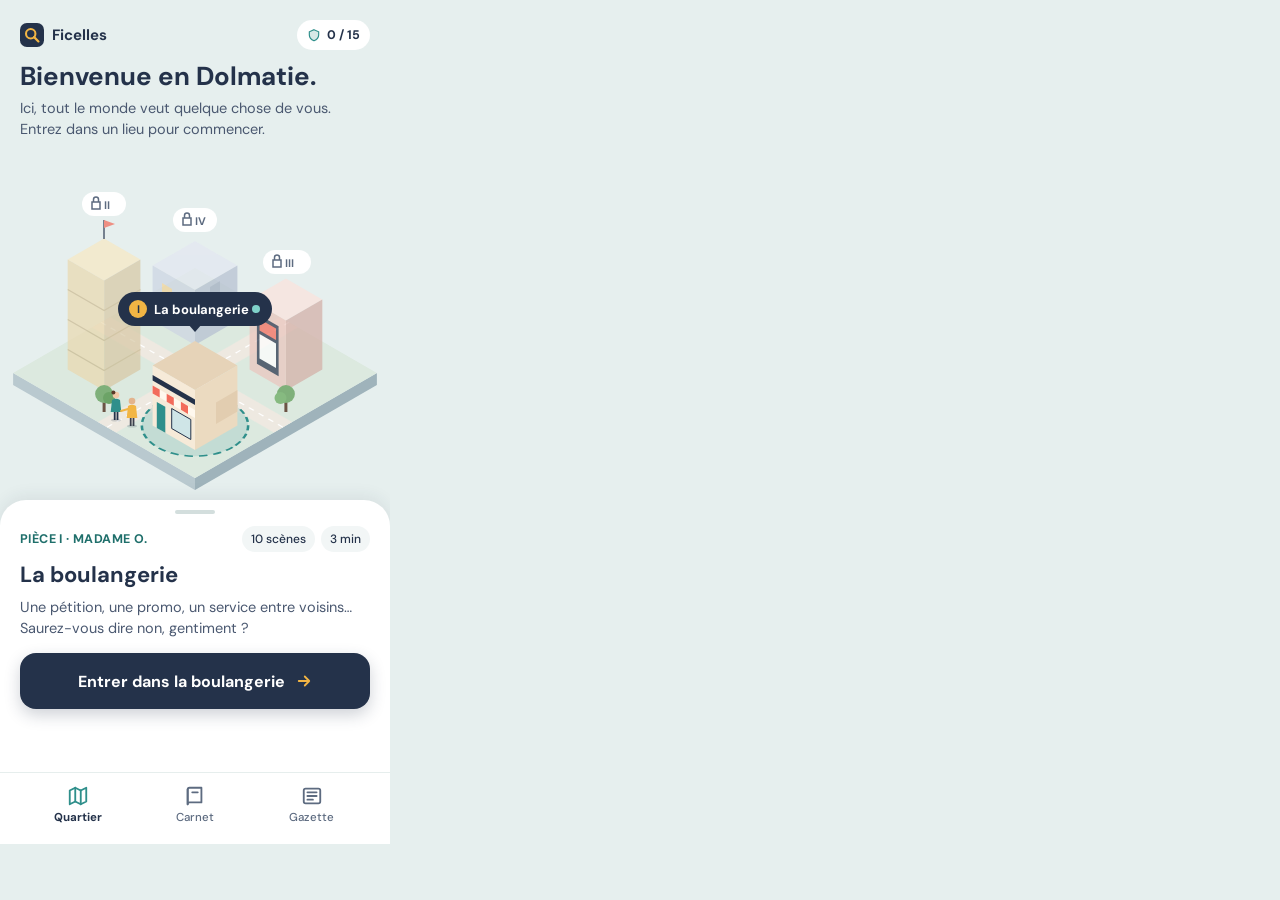
<file: maquettes/plus-tard/accueil-carte-du-quartier.html>
<!doctype html>
<html lang="fr">
<head>
<meta charset="utf-8">
<meta name="viewport" content="width=device-width, initial-scale=1">
<title>Ficelles — accueil : la carte du quartier</title>
</head>
<body>
<link rel="stylesheet" href="https://fonts.googleapis.com/css2?family=DM+Sans:ital,opsz,wght@0,9..40,400;0,9..40,500;0,9..40,700;1,9..40,400&amp;display=swap">
<style>
body{margin:0;background:#E6EFEE}
a{color:#1F6F6B}a:hover{color:#24324A}
</style>
<div style="width: 390px; height: 844px; position: relative; overflow: hidden; background: #E6EFEE; font-family: 'DM Sans', system-ui, sans-serif; color: #24324A">

  <div style="position: absolute; left: 20px; top: 20px; width: 350px; display: flex; flex-direction: column; gap: 6px">
    <div style="display: flex; justify-content: space-between; align-items: center">
      <div style="display: flex; align-items: center; gap: 8px">
        <svg aria-hidden="true" width="24" height="24" viewBox="0 0 28 28"><rect width="28" height="28" rx="8" fill="#24324A"></rect><circle cx="12.5" cy="12.5" r="5.5" fill="none" stroke="#F2B544" stroke-width="2.4"></circle><path d="M16.5 16.5l5 5" stroke="#F2B544" stroke-width="2.6" stroke-linecap="round"></path></svg>
        <span style="font-size: 15px; font-weight: 700">Ficelles</span>
      </div>
      <div style="height: 30px; padding: 0 10px; border-radius: 15px; background: #FFFFFF; display: flex; align-items: center; gap: 6px; font-size: 12.5px; font-weight: 700">
        <svg aria-hidden="true" width="14" height="14" viewBox="0 0 24 24"><path d="M12 3 L20 6.5 V12 Q20 18.5 12 22 Q4 18.5 4 12 V6.5 Z" fill="#D5E8E6" stroke="#2F8F8B" stroke-width="2"></path></svg>
        0 / 15
      </div>
    </div>
    <div style="font-size: 26px; font-weight: 700; line-height: 1.15; margin-top: 6px">Bienvenue en Dolmatie.</div>
    <div style="font-size: 14.5px; line-height: 1.45; color: #4A5870">Ici, tout le monde veut quelque chose de vous. Entrez dans un lieu pour commencer.</div>
  </div>

  <svg role="img" aria-label="Carte isométrique du quartier : quatre bâtiments autour d'un carrefour. Au premier plan, la boulangerie est éclairée et entourée d'un halo : c'est le lieu à visiter. Une tour à escalier, un magasin à grand écran et une maison sont grisés et verrouillés." width="390" height="372" viewBox="0 0 390 372" style="position: absolute; left: 0; top: 128px">
    <polygon points="13.1,245 195,350 195,362 13.1,257" fill="#B9C9CF"></polygon>
    <polygon points="376.9,245 195,350 195,362 376.9,257" fill="#9FB3BB"></polygon>
    <g transform="matrix(0.6062 0.35 -0.6062 0.35 195 140)">
      <rect x="0" y="0" width="300" height="300" fill="#DCE9DF"></rect>
      <rect x="0" y="140" width="300" height="30" fill="#EEE9E1"></rect>
      <rect x="140" y="0" width="30" height="300" fill="#EEE9E1"></rect>
      <path d="M0 155 H130 M180 155 H300 M155 0 V130 M155 180 V300" stroke="#FFFFFF" stroke-width="2" stroke-dasharray="8 8"></path>
      <ellipse cx="225" cy="225" rx="62" ry="62" fill="#2F8F8B" opacity="0.14"></ellipse>
      <ellipse cx="225" cy="225" rx="62" ry="62" fill="none" stroke="#2F8F8B" stroke-width="3" stroke-dasharray="10 7"></ellipse>
    </g>

    <g opacity="0.72">
      <polygon points="195,113 237.4,137.5 195,162 152.6,137.5" fill="#E3E8F1"></polygon>
      <polygon points="237.4,137.5 195,162 195,217 237.4,192.5" fill="#B6C0D2"></polygon>
      <polygon points="152.6,137.5 195,162 195,217 152.6,192.5" fill="#CDD5E3"></polygon>
      <polygon points="162,155 172,161 172,174 162,168" fill="#F2D49A"></polygon>
      <polygon points="178,164 188,170 188,183 178,177" fill="#F2D49A"></polygon>
      <polygon points="210,159 220,153 220,166 210,172" fill="#A3AEC3"></polygon>
    </g>

    <g opacity="0.72">
      <polygon points="104.1,110.5 140.4,131.5 104.1,152.5 67.7,131.5" fill="#F7E9C4"></polygon>
      <polygon points="140.4,131.5 104.1,152.5 104.1,262.5 140.4,241.5" fill="#D8C9A6"></polygon>
      <polygon points="67.7,131.5 104.1,152.5 104.1,262.5 67.7,241.5" fill="#EAD9B0"></polygon>
      <path d="M67.7 161.5 L104.1 182.5 L140.4 161.5 M67.7 191.5 L104.1 212.5 L140.4 191.5 M67.7 221.5 L104.1 242.5 L140.4 221.5" fill="none" stroke="#C9B88F" stroke-width="1.4"></path>
      <path d="M104 111 V92" stroke="#24324A" stroke-width="1.6"></path>
      <path d="M104 92 L115 96 L104 100 Z" fill="#F26B5B"></path>
    </g>

    <g opacity="0.72">
      <polygon points="285.9,150.5 322.3,171.5 285.9,192.5 249.6,171.5" fill="#FBE3DD"></polygon>
      <polygon points="322.3,171.5 285.9,192.5 285.9,262.5 322.3,241.5" fill="#D4AFA7"></polygon>
      <polygon points="249.6,171.5 285.9,192.5 285.9,262.5 249.6,241.5" fill="#EBC6BE"></polygon>
      <polygon points="256.9,185.7 278.6,198.3 278.6,248.3 256.9,235.7" fill="#24324A"></polygon>
      <polygon points="259.5,191 276,200.6 276,212 259.5,202.4" fill="#F26B5B"></polygon>
      <polygon points="259.5,206 276,215.6 276,240 259.5,230.4" fill="#FFFFFF"></polygon>
    </g>

    <circle cx="104.1" cy="283.5" r="0" fill="none"></circle>
    <rect x="102.6" y="272" width="3" height="12" fill="#6B5444"></rect>
    <circle cx="104.1" cy="266" r="9" fill="#7FB07A"></circle>
    <circle cx="109" cy="270" r="6" fill="#6CA367"></circle>
    <rect x="284.4" y="272" width="3" height="12" fill="#6B5444"></rect>
    <circle cx="285.9" cy="266" r="9" fill="#7FB07A"></circle>
    <circle cx="280.5" cy="270" r="6" fill="#86BA80"></circle>
    <rect x="257.2" y="180" width="3" height="11" fill="#6B5444"></rect>
    <circle cx="258.7" cy="174" r="8" fill="#86BA80"></circle>

    <polygon points="195,213 237.4,237.5 195,262 152.6,237.5" fill="#E6D3B8"></polygon>
    <polygon points="237.4,237.5 195,262 195,322 237.4,297.5" fill="#EBDAC0"></polygon>
    <polygon points="152.6,237.5 195,262 195,322 152.6,297.5" fill="#F6EAD8"></polygon>
    <polygon points="152.6,257.5 195,282 195,290 152.6,265.5" fill="#FFF8EE"></polygon>
    <polygon points="152.6,257.5 159.7,261.6 159.7,269.6 152.6,265.5" fill="#F26B5B"></polygon>
    <polygon points="166.7,265.7 173.8,269.8 173.8,277.8 166.7,273.7" fill="#F26B5B"></polygon>
    <polygon points="180.9,273.8 188,277.9 188,285.9 180.9,281.8" fill="#F26B5B"></polygon>
    <polygon points="152.6,247 195,271.5 195,277 152.6,252.5" fill="#24324A"></polygon>
    <polygon points="156.8,273.95 165.3,278.85 165.3,304.85 156.8,299.95" fill="#2F8F8B"></polygon>
    <polygon points="171.7,280.5 190.8,291.5 190.8,311.5 171.7,300.5" fill="#CFE5E7" stroke="#24324A" stroke-width="1"></polygon>
    <polygon points="237.4,262 216,274.4 216,296 237.4,283.6" fill="#E2CDB0"></polygon>

    <ellipse cx="116" cy="292" rx="5" ry="1.6" fill="#24324A" opacity="0.18"></ellipse>
    <rect x="113.8" y="282" width="1.8" height="10" fill="#24324A"></rect>
    <rect x="116.6" y="282" width="1.8" height="10" fill="#24324A"></rect>
    <path d="M112 272 Q116 269.5 120 272 L121.3 284 L110.7 284 Z" fill="#2F8F8B"></path>
    <circle cx="116" cy="267" r="3.3" fill="#F2C9A8"></circle>
    <circle cx="113.4" cy="264.5" r="2" fill="#5B3A29"></circle>
    <ellipse cx="132" cy="298" rx="5" ry="1.6" fill="#24324A" opacity="0.18"></ellipse>
    <rect x="129.8" y="288" width="1.8" height="10" fill="#3A3F4B"></rect>
    <rect x="132.6" y="288" width="1.8" height="10" fill="#3A3F4B"></rect>
    <path d="M128 278 Q132 275.5 136 278 L137.3 290 L126.7 290 Z" fill="#F2B544"></path>
    <path d="M128 281 L121 283" stroke="#F2B544" stroke-width="2" stroke-linecap="round"></path>
    <circle cx="132" cy="273" r="3.3" fill="#E3B48E"></circle>

    <path d="M195 204 L188 196 H202 Z" fill="#24324A"></path>
    <rect x="118" y="164" width="154" height="34" rx="17" fill="#24324A"></rect>
    <circle cx="138" cy="181" r="9" fill="#F2B544"></circle>
    <text x="138" y="185" text-anchor="middle" font-family="DM Sans, sans-serif" font-weight="700" font-size="11" fill="#24324A">I</text>
    <text x="154" y="186" font-family="DM Sans, sans-serif" font-weight="700" font-size="13" fill="#FFFFFF">La boulangerie</text>
    <circle cx="256" cy="181" r="4" fill="#7FD1C9"></circle>

    <rect x="82" y="64" width="44" height="24" rx="12" fill="#FFFFFF"></rect>
    <path d="M92 74 h8 v7 h-8z M93.5 74 v-2.5 a2.5 2.5 0 0 1 5 0 V74" fill="none" stroke="#5D6B80" stroke-width="1.5"></path>
    <text x="104" y="81" font-family="DM Sans, sans-serif" font-weight="700" font-size="11" fill="#5D6B80">II</text>
    <rect x="263" y="122" width="48" height="24" rx="12" fill="#FFFFFF"></rect>
    <path d="M273 132 h8 v7 h-8z M274.5 132 v-2.5 a2.5 2.5 0 0 1 5 0 V132" fill="none" stroke="#5D6B80" stroke-width="1.5"></path>
    <text x="285" y="139" font-family="DM Sans, sans-serif" font-weight="700" font-size="11" fill="#5D6B80">III</text>
    <rect x="173" y="80" width="44" height="24" rx="12" fill="#FFFFFF"></rect>
    <path d="M183 90 h8 v7 h-8z M184.5 90 v-2.5 a2.5 2.5 0 0 1 5 0 V90" fill="none" stroke="#5D6B80" stroke-width="1.5"></path>
    <text x="195" y="97" font-family="DM Sans, sans-serif" font-weight="700" font-size="11" fill="#5D6B80">IV</text>
  </svg>

  <div style="position: absolute; left: 0; top: 500px; width: 390px; height: 272px; box-sizing: border-box; padding: 10px 20px 0; background: #FFFFFF; border-radius: 26px 26px 0 0; box-shadow: 0 -4px 16px rgba(36,50,74,0.08); display: flex; flex-direction: column; gap: 8px">
    <div style="align-self: center; width: 40px; height: 4px; border-radius: 2px; background: #D3DEDD"></div>
    <div style="display: flex; justify-content: space-between; align-items: center; margin-top: 4px">
      <div style="font-size: 12.5px; font-weight: 700; color: #1F6F6B; letter-spacing: 0.4px; text-transform: uppercase">Pièce I · Madame O.</div>
      <div style="display: flex; gap: 6px">
        <div style="height: 26px; padding: 0 9px; border-radius: 13px; background: #F2F6F6; display: flex; align-items: center; font-size: 12px; font-weight: 500">10 scènes</div>
        <div style="height: 26px; padding: 0 9px; border-radius: 13px; background: #F2F6F6; display: flex; align-items: center; font-size: 12px; font-weight: 500">3 min</div>
      </div>
    </div>
    <div style="font-size: 22px; font-weight: 700">La boulangerie</div>
    <div style="font-size: 14.5px; line-height: 1.45; color: #4A5870">Une pétition, une promo, un service entre voisins… Saurez-vous dire non, gentiment ?</div>
    <a href="../02-scene-petition.html" style="margin-top: 6px; height: 56px; border-radius: 16px; background: #24324A; color: #FFFFFF; text-decoration: none; display: flex; align-items: center; justify-content: center; gap: 10px; font-weight: 700; font-size: 16px; box-shadow: 0 6px 16px rgba(36,50,74,0.22)">
      Entrer dans la boulangerie
      <svg aria-hidden="true" width="18" height="18" viewBox="0 0 24 24" fill="none" stroke="#F2B544" stroke-width="2.4" stroke-linecap="round" stroke-linejoin="round"><path d="M5 12h14M13 6l6 6-6 6"></path></svg>
    </a>
  </div>

  <div style="position: absolute; left: 0; top: 772px; width: 390px; height: 72px; box-sizing: border-box; background: #FFFFFF; border-top: 1px solid #E6EEED; display: flex; justify-content: space-around; align-items: center; padding: 0 20px 8px">
    <a href="accueil-carte-du-quartier.html" style="min-width: 72px; height: 52px; display: flex; flex-direction: column; align-items: center; justify-content: center; gap: 3px; text-decoration: none; color: #24324A; font-size: 11.5px; font-weight: 700">
      <svg aria-hidden="true" width="22" height="22" viewBox="0 0 24 24" fill="none" stroke="#2F8F8B" stroke-width="2" stroke-linecap="round" stroke-linejoin="round"><path d="M3 6l6-3 6 3 6-3v15l-6 3-6-3-6 3z"></path><path d="M9 3v15M15 6v15"></path></svg>
      Quartier
    </a>
    <a href="../07-carnet.html" style="min-width: 72px; height: 52px; display: flex; flex-direction: column; align-items: center; justify-content: center; gap: 3px; text-decoration: none; color: #5D6B80; font-size: 11.5px; font-weight: 500">
      <svg aria-hidden="true" width="22" height="22" viewBox="0 0 24 24" fill="none" stroke="#5D6B80" stroke-width="2" stroke-linecap="round" stroke-linejoin="round"><path d="M4 5a2 2 0 0 1 2-2h13v16H6a2 2 0 0 0-2 2z"></path><path d="M4 21V5"></path><path d="M9 8h6"></path></svg>
      Carnet
    </a>
    <a href="../06-gazette.html" style="min-width: 72px; height: 52px; display: flex; flex-direction: column; align-items: center; justify-content: center; gap: 3px; text-decoration: none; color: #5D6B80; font-size: 11.5px; font-weight: 500">
      <svg aria-hidden="true" width="22" height="22" viewBox="0 0 24 24" fill="none" stroke="#5D6B80" stroke-width="2" stroke-linecap="round" stroke-linejoin="round"><rect x="3" y="4" width="18" height="16" rx="2"></rect><path d="M7 8h10M7 12h10M7 16h6"></path></svg>
      Gazette
    </a>
  </div>
</div>
</body>
</html>
</file>
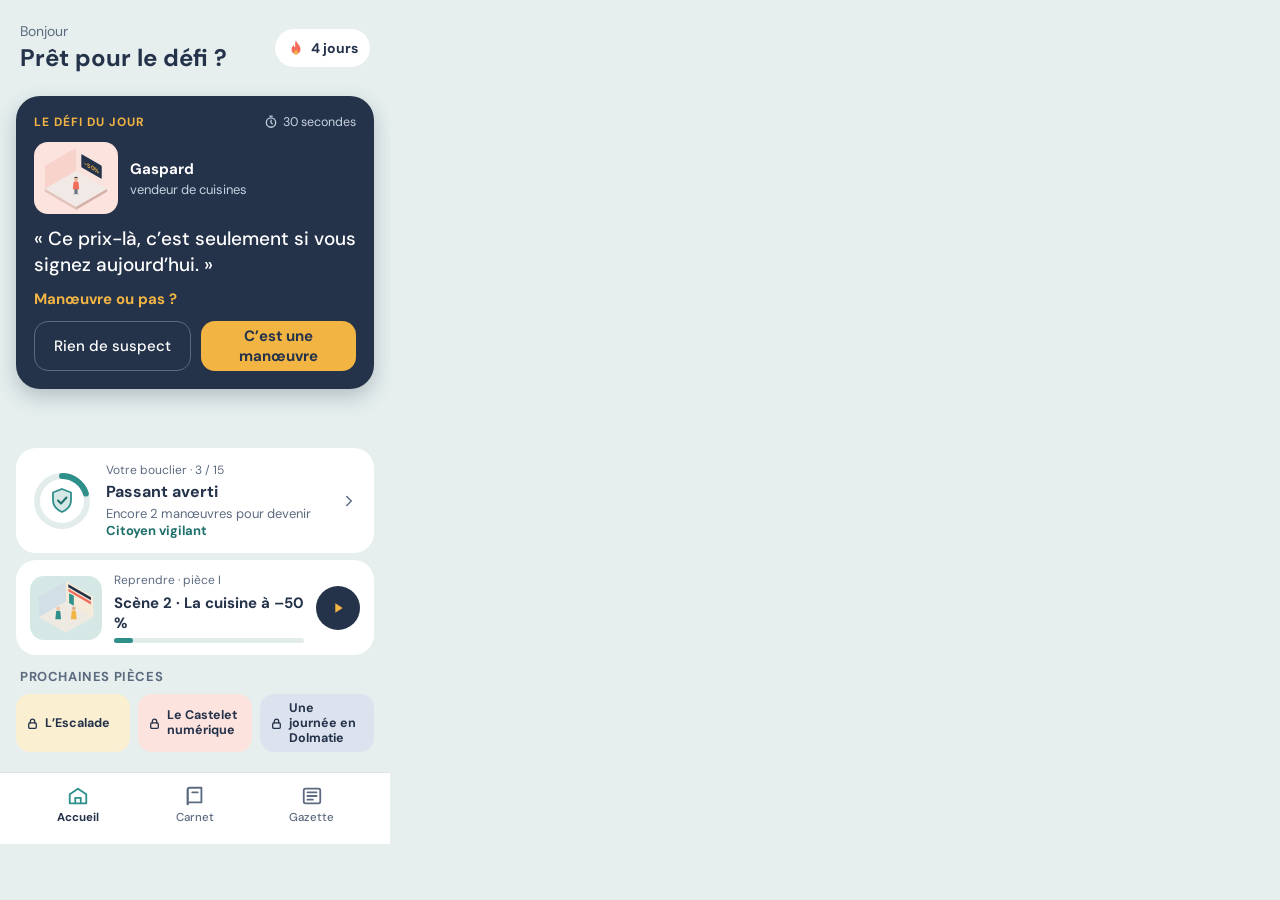
<file: maquettes/plus-tard/accueil-defi-du-jour.html>
<!doctype html>
<html lang="fr">
<head>
<meta charset="utf-8">
<meta name="viewport" content="width=device-width, initial-scale=1">
<title>Ficelles — accueil : le défi du jour</title>
</head>
<body>
<link rel="stylesheet" href="https://fonts.googleapis.com/css2?family=DM+Sans:ital,opsz,wght@0,9..40,400;0,9..40,500;0,9..40,700;1,9..40,400&amp;display=swap">
<style>
body{margin:0;background:#E6EFEE}
a{color:#1F6F6B}a:hover{color:#24324A}
</style>
<div style="width: 390px; height: 844px; position: relative; overflow: hidden; background: #E6EFEE; font-family: 'DM Sans', system-ui, sans-serif; color: #24324A">

  <div style="position: absolute; left: 20px; top: 22px; width: 350px; display: flex; justify-content: space-between; align-items: center">
    <div style="display: flex; flex-direction: column; gap: 2px">
      <div style="font-size: 14px; color: #5D6B80">Bonjour</div>
      <div style="font-size: 24px; font-weight: 700">Prêt pour le défi ?</div>
    </div>
    <div style="height: 38px; padding: 0 12px; border-radius: 19px; background: #FFFFFF; display: flex; align-items: center; gap: 6px; font-size: 14px; font-weight: 700">
      <svg aria-hidden="true" width="18" height="18" viewBox="0 0 24 24"><path d="M12 2c1 4 6 6 6 12a6 6 0 0 1-12 0c0-3 2-5 3-6 0 2 1 3 2 3 0-3-1-6 1-9z" fill="#F26B5B"></path><path d="M12 14c1 1.5 2.5 2.5 2.5 4.5a2.5 2.5 0 0 1-5 0c0-1.5 1.5-2.5 2.5-4.5z" fill="#F2B544"></path></svg>
      4 jours
    </div>
  </div>

  <div style="position: absolute; left: 16px; top: 96px; width: 358px; box-sizing: border-box; padding: 18px; border-radius: 24px; background: #24324A; color: #FFFFFF; box-shadow: 0 8px 20px rgba(36,50,74,0.25); display: flex; flex-direction: column; gap: 12px">
    <div style="display: flex; justify-content: space-between; align-items: center">
      <div style="font-size: 12px; font-weight: 700; letter-spacing: 1px; color: #F2B544; text-transform: uppercase">Le défi du jour</div>
      <div style="display: flex; align-items: center; gap: 5px; font-size: 12.5px; color: #C8D2DF">
        <svg aria-hidden="true" width="14" height="14" viewBox="0 0 24 24" fill="none" stroke="#C8D2DF" stroke-width="2.2" stroke-linecap="round"><circle cx="12" cy="13" r="8"></circle><path d="M12 9v4l2 2M10 2h4"></path></svg>
        30 secondes
      </div>
    </div>
    <div style="display: flex; gap: 12px; align-items: center">
      <div style="width: 84px; height: 72px; border-radius: 14px; background: #FCE3DE; flex: none; display: flex; align-items: center; justify-content: center">
        <svg role="img" aria-label="Mini diorama : un magasin avec un grand écran affichant « -50 % »." width="82" height="67" viewBox="0 0 160 130">
          <polygon points="19.4,85 80,120 80,126 19.4,91" fill="#E3C3BC"></polygon>
          <polygon points="140.6,85 80,120 80,126 140.6,91" fill="#D4AFA7"></polygon>
          <polygon points="80,50 140.6,85 80,120 19.4,85" fill="#F1E9E6"></polygon>
          <polygon points="19.4,85 80,50 80,5 19.4,40" fill="#F7D3CC"></polygon>
          <polygon points="80,50 140.6,85 140.6,40 80,5" fill="#FBE3DD"></polygon>
          <g transform="matrix(0.866 0.5 0 1 80 5)">
            <rect x="12" y="6" width="46" height="26" rx="2" fill="#24324A"></rect>
            <text x="35" y="24" text-anchor="middle" font-family="DM Sans, sans-serif" font-weight="700" font-size="12" fill="#F2B544">-50%</text>
          </g>
          <ellipse cx="80" cy="95" rx="6" ry="1.8" fill="#24324A" opacity="0.15"></ellipse>
          <rect x="77.3" y="84" width="2" height="11" fill="#24324A"></rect>
          <rect x="80.7" y="84" width="2" height="11" fill="#24324A"></rect>
          <path d="M75.3 72 Q80 69 84.7 72 L86.3 86 L73.7 86 Z" fill="#F26B5B"></path>
          <circle cx="80" cy="66" r="3.8" fill="#E3B48E"></circle>
          <path d="M76 64 Q80 59 84 64 Z" fill="#3A3F4B"></path>
        </svg>
      </div>
      <div style="display: flex; flex-direction: column; gap: 2px">
        <div style="font-size: 15px; font-weight: 700">Gaspard</div>
        <div style="font-size: 13px; color: #C8D2DF">vendeur de cuisines</div>
      </div>
    </div>
    <div style="font-size: 19px; font-weight: 500; line-height: 1.35">« Ce prix-là, c’est seulement si vous signez aujourd’hui. »</div>
    <div style="font-size: 15px; font-weight: 700; color: #F2B544">Manœuvre ou pas ?</div>
    <div style="display: flex; gap: 10px">
      <button type="button" style="flex: 1; height: 50px; border-radius: 14px; background: transparent; border: 1.5px solid #5B6B85; color: #FFFFFF; font-family: 'DM Sans', sans-serif; font-weight: 500; font-size: 15px">Rien de suspect</button>
      <button type="button" style="flex: 1; height: 50px; border-radius: 14px; background: #F2B544; border: none; color: #24324A; font-family: 'DM Sans', sans-serif; font-weight: 700; font-size: 15px">C’est une manœuvre</button>
    </div>
  </div>

  <a href="../07-carnet.html" style="position: absolute; left: 16px; top: 448px; width: 358px; box-sizing: border-box; padding: 14px 16px; border-radius: 20px; background: #FFFFFF; text-decoration: none; color: #24324A; display: flex; align-items: center; gap: 14px">
    <svg role="img" aria-label="Bouclier : 3 manœuvres sur 15" width="60" height="60" viewBox="0 0 60 60" style="flex: none">
      <circle cx="30" cy="30" r="25" fill="none" stroke="#E2ECEB" stroke-width="6"></circle>
      <circle cx="30" cy="30" r="25" fill="none" stroke="#2F8F8B" stroke-width="6" stroke-linecap="round" stroke-dasharray="31.4 157" transform="rotate(-90 30 30)"></circle>
      <path d="M30 18 L39 21.5 V29 Q39 37 30 41 Q21 37 21 29 V21.5 Z" fill="#D5E8E6" stroke="#2F8F8B" stroke-width="1.8"></path>
      <path d="M26 29.5l3 3 5.5-6" fill="none" stroke="#1F6F6B" stroke-width="2" stroke-linecap="round" stroke-linejoin="round"></path>
    </svg>
    <div style="flex: 1; display: flex; flex-direction: column; gap: 3px">
      <div style="font-size: 12px; color: #5D6B80">Votre bouclier · 3 / 15</div>
      <div style="font-size: 16px; font-weight: 700">Passant averti</div>
      <div style="font-size: 13px; color: #5D6B80">Encore 2 manœuvres pour devenir <span style="color: #1F6F6B; font-weight: 700">Citoyen vigilant</span></div>
    </div>
    <svg aria-hidden="true" width="18" height="18" viewBox="0 0 24 24" fill="none" stroke="#5D6B80" stroke-width="2" stroke-linecap="round" stroke-linejoin="round"><path d="M9 6l6 6-6 6"></path></svg>
  </a>

  <a href="../02-scene-petition.html" style="position: absolute; left: 16px; top: 560px; width: 358px; box-sizing: border-box; padding: 12px 14px; border-radius: 20px; background: #FFFFFF; text-decoration: none; color: #24324A; display: flex; align-items: center; gap: 12px">
    <div style="width: 72px; height: 64px; border-radius: 14px; background: #D5E8E6; flex: none; display: flex; align-items: center; justify-content: center">
      <svg aria-hidden="true" width="74" height="60" viewBox="0 0 160 130">
        <polygon points="80,50 140.6,85 80,120 19.4,85" fill="#EEE9E1"></polygon>
        <polygon points="19.4,85 80,50 80,5 19.4,40" fill="#D3DFE6"></polygon>
        <polygon points="80,50 140.6,85 140.6,40 80,5" fill="#F6EAD8"></polygon>
        <g transform="matrix(0.866 0.5 0 1 80 5)">
          <rect x="6" y="4" width="58" height="7" fill="#24324A"></rect>
          <rect x="6" y="14" width="58" height="6" fill="#F26B5B"></rect>
          <rect x="8" y="23" width="12" height="22" fill="#2F8F8B"></rect>
        </g>
        <path d="M58 72 Q62.7 69 67.4 72 L69 90 L56.4 90 Z" fill="#2F8F8B"></path>
        <circle cx="62.7" cy="66" r="4.5" fill="#F2C9A8"></circle>
        <path d="M92.6 72 Q97.3 69 102 72 L103.6 90 L91 90 Z" fill="#F2B544"></path>
        <circle cx="97.3" cy="66" r="4.5" fill="#E3B48E"></circle>
      </svg>
    </div>
    <div style="flex: 1; display: flex; flex-direction: column; gap: 5px; min-width: 0">
      <div style="font-size: 12px; color: #5D6B80">Reprendre · pièce I</div>
      <div style="font-size: 15px; font-weight: 700">Scène 2 · La cuisine à –50 %</div>
      <div style="height: 5px; border-radius: 3px; background: #E2ECEB; display: flex"><div style="width: 10%; height: 5px; border-radius: 3px; background: #2F8F8B"></div></div>
    </div>
    <div style="width: 44px; height: 44px; border-radius: 22px; background: #24324A; flex: none; display: flex; align-items: center; justify-content: center">
      <svg aria-hidden="true" width="16" height="16" viewBox="0 0 24 24"><path d="M8 5l11 7-11 7z" fill="#F2B544"></path></svg>
    </div>
  </a>

  <div style="position: absolute; left: 20px; top: 668px; font-size: 13px; font-weight: 700; letter-spacing: 0.6px; text-transform: uppercase; color: #5D6B80">Prochaines pièces</div>
  <div style="position: absolute; left: 16px; top: 694px; width: 358px; display: grid; grid-template-columns: repeat(3, minmax(0, 1fr)); gap: 8px">
    <div style="height: 58px; border-radius: 14px; background: #FBEFD2; padding: 0 10px; display: flex; align-items: center; gap: 6px; font-size: 12.5px; font-weight: 700; line-height: 1.2">
      <svg aria-hidden="true" width="13" height="13" viewBox="0 0 24 24" fill="none" stroke="#24324A" stroke-width="2.4" stroke-linecap="round" stroke-linejoin="round" style="flex: none"><rect x="5" y="11" width="14" height="10" rx="2"></rect><path d="M8 11V8a4 4 0 0 1 8 0v3"></path></svg>
      L’Escalade
    </div>
    <div style="height: 58px; border-radius: 14px; background: #FCE3DE; padding: 0 10px; display: flex; align-items: center; gap: 6px; font-size: 12.5px; font-weight: 700; line-height: 1.2">
      <svg aria-hidden="true" width="13" height="13" viewBox="0 0 24 24" fill="none" stroke="#24324A" stroke-width="2.4" stroke-linecap="round" stroke-linejoin="round" style="flex: none"><rect x="5" y="11" width="14" height="10" rx="2"></rect><path d="M8 11V8a4 4 0 0 1 8 0v3"></path></svg>
      Le Castelet numérique
    </div>
    <div style="height: 58px; border-radius: 14px; background: #DDE3EE; padding: 0 10px; display: flex; align-items: center; gap: 6px; font-size: 12.5px; font-weight: 700; line-height: 1.2">
      <svg aria-hidden="true" width="13" height="13" viewBox="0 0 24 24" fill="none" stroke="#24324A" stroke-width="2.4" stroke-linecap="round" stroke-linejoin="round" style="flex: none"><rect x="5" y="11" width="14" height="10" rx="2"></rect><path d="M8 11V8a4 4 0 0 1 8 0v3"></path></svg>
      Une journée en Dolmatie
    </div>
  </div>

  <div style="position: absolute; left: 0; top: 772px; width: 390px; height: 72px; box-sizing: border-box; background: #FFFFFF; border-top: 1px solid #DCE6E5; display: flex; justify-content: space-around; align-items: center; padding: 0 20px 8px">
    <a href="accueil-defi-du-jour.html" style="min-width: 72px; height: 52px; display: flex; flex-direction: column; align-items: center; justify-content: center; gap: 3px; text-decoration: none; color: #24324A; font-size: 11.5px; font-weight: 700">
      <svg aria-hidden="true" width="22" height="22" viewBox="0 0 24 24" fill="none" stroke="#2F8F8B" stroke-width="2" stroke-linecap="round" stroke-linejoin="round"><path d="M3 10l9-6 9 6v10H3z"></path><path d="M9 20v-6h6v6"></path></svg>
      Accueil
    </a>
    <a href="../07-carnet.html" style="min-width: 72px; height: 52px; display: flex; flex-direction: column; align-items: center; justify-content: center; gap: 3px; text-decoration: none; color: #5D6B80; font-size: 11.5px; font-weight: 500">
      <svg aria-hidden="true" width="22" height="22" viewBox="0 0 24 24" fill="none" stroke="#5D6B80" stroke-width="2" stroke-linecap="round" stroke-linejoin="round"><path d="M4 5a2 2 0 0 1 2-2h13v16H6a2 2 0 0 0-2 2z"></path><path d="M4 21V5"></path><path d="M9 8h6"></path></svg>
      Carnet
    </a>
    <a href="../06-gazette.html" style="min-width: 72px; height: 52px; display: flex; flex-direction: column; align-items: center; justify-content: center; gap: 3px; text-decoration: none; color: #5D6B80; font-size: 11.5px; font-weight: 500">
      <svg aria-hidden="true" width="22" height="22" viewBox="0 0 24 24" fill="none" stroke="#5D6B80" stroke-width="2" stroke-linecap="round" stroke-linejoin="round"><rect x="3" y="4" width="18" height="16" rx="2"></rect><path d="M7 8h10M7 12h10M7 16h6"></path></svg>
      Gazette
    </a>
  </div>
</div>
</body>
</html>
</file>
<file: css/theme.css>
/* Ficelles — palette, polices et règles de base.
   Les couleurs viennent de CLAUDE.md et des maquettes validées. */

:root {
  --bleu-nuit: #24324A;
  --vert-eau: #2F8F8B;
  --corail: #F26B5B;
  --moutarde: #F2B544;
  --fond-jeu: #E6EFEE;
  --fond-salle: #171F2E;
  --texte-sombre-2: #D0D8E4;   /* texte secondaire sur fond sombre */
  --texte-clair-2: #5D6B80;    /* texte secondaire sur fond clair */
  --gris-signature: #D6DEE9;
  --bordure-claire: #C5D6D5;
  --rideau: #3A1E28;
  --rideau-pli: #2A141C;
  --blanc: #FFFFFF;

  --police-ui: 'DM Sans', system-ui, sans-serif;
  --police-titre: 'DM Serif Display', Georgia, serif;

  --largeur-max: 430px;
  --rayon-carte: 20px;
  --rayon-bouton: 14px;
}

*, *::before, *::after { box-sizing: border-box; }

html, body { margin: 0; padding: 0; }

body {
  min-height: 100dvh;
  font-family: var(--police-ui);
  color: var(--bleu-nuit);
  background: var(--fond-jeu);
  -webkit-font-smoothing: antialiased;
  -webkit-tap-highlight-color: transparent;
  overflow-x: hidden;
  transition: background-color .35s ease;
}
body.fond-salle { background: var(--fond-salle); }
body.fond-jeu { background: var(--fond-jeu); }

/* La colonne de l'appli : pleine largeur sur téléphone, centrée au-delà de 430 px. */
.app {
  position: relative;
  width: 100%;
  max-width: var(--largeur-max);
  min-height: 100dvh;
  margin: 0 auto;
}

.ecran {
  min-height: 100dvh;
  animation: fondu .35s ease both;
}
@keyframes fondu { from { opacity: 0; } to { opacity: 1; } }

@media (prefers-reduced-motion: reduce) {
  .ecran { animation: none; }
  body { transition: none; }
}

button { font-family: inherit; }

.visuellement-cache {
  position: absolute; width: 1px; height: 1px; overflow: hidden;
  clip: rect(0 0 0 0); white-space: nowrap;
}

.sans-js { color: var(--blanc); padding: 24px; font-size: 16px; }

.erreur-chargement {
  padding: 24px; font-size: 16px; line-height: 1.45; color: var(--blanc);
}
</file>
<file: css/composants.css>
/* Composants réutilisables : boutons, barre de progression, carte de dialogue. */

/* ---------- Boutons ---------- */
.bouton {
  display: flex; align-items: center; justify-content: center; gap: 10px;
  min-height: 50px; padding: 0 16px;
  border-radius: var(--rayon-bouton);
  font-size: 15px; font-weight: 500; line-height: 1.2;
  text-decoration: none; cursor: pointer;
  transition: transform .1s ease, filter .15s ease;
}
.bouton:active { transform: scale(.98); }
.bouton:focus-visible, .lien-discret:focus-visible, .bouton-rond:focus-visible {
  outline: 3px solid var(--moutarde); outline-offset: 2px;
}

.bouton--secondaire {
  flex: 1; height: 50px;
  background: var(--blanc); color: var(--bleu-nuit);
  border: 1.5px solid var(--bordure-claire);
}

.bouton--principal {
  height: 54px; width: 100%;
  background: var(--bleu-nuit); color: var(--blanc);
  border: 0; font-size: 16px; font-weight: 700;
}
.bouton--principal svg { flex: none; }

.bouton--accueil {
  width: 300px; max-width: 100%; height: 58px;
  border-radius: 18px; border: 0;
  background: var(--moutarde); color: #1C2638;
  font-size: 17px; font-weight: 700;
}

.lien-discret {
  display: flex; align-items: center; justify-content: center;
  height: 44px; padding: 0 12px;
  background: none; border: 0;
  font-size: 15px; font-weight: 500;
  color: var(--gris-signature); text-decoration: none; cursor: pointer;
}

@media (prefers-reduced-motion: reduce) {
  .bouton { transition: none; }
  .bouton:active { transform: none; }
}

/* ---------- Bouton rond (retour) ---------- */
.bouton-rond {
  flex: none;
  width: 44px; height: 44px; border-radius: 22px;
  display: flex; align-items: center; justify-content: center;
  background: var(--blanc); border: 0; padding: 0; cursor: pointer;
  box-shadow: 0 1px 2px rgba(36,50,74,.12);
}

/* ---------- Barre de progression segmentée ---------- */
.progression { display: flex; gap: 4px; }
.progression__segment {
  flex: 1; height: 4px; border-radius: 2px; background: var(--bordure-claire);
}
.progression__segment--fait { background: var(--vert-eau); }

/* ---------- Carte de dialogue ---------- */
.carte {
  background: var(--blanc);
  border-radius: var(--rayon-carte);
  box-shadow: 0 2px 10px rgba(36,50,74,.08);
}
.carte-dialogue {
  padding: 16px 18px;
  display: flex; flex-direction: column; gap: 10px;
}
.carte-dialogue__qui { display: flex; align-items: center; gap: 10px; }
.avatar {
  flex: none;
  width: 32px; height: 32px; border-radius: 16px;
  display: flex; align-items: center; justify-content: center;
  font-weight: 700; font-size: 14px; color: var(--bleu-nuit);
}
.carte-dialogue__nom { font-weight: 700; font-size: 15px; line-height: 1.3; }
.carte-dialogue__role { font-size: 12px; line-height: 1.3; color: var(--texte-clair-2); }
.carte-dialogue__replique { margin: 0; font-size: 17px; line-height: 1.45; }
.carte-dialogue__didascalie {
  margin: 0; font-style: italic; font-size: 14px; line-height: 1.4; color: var(--texte-clair-2);
}

/* ---------- Diorama ---------- */
.diorama-svg { display: block; width: 100%; height: 100%; }
</file>
<file: css/accueil.css>
/* Écran d'accueil : la salle du théâtre, d'après maquettes/01-accueil-premier-lancement.html */

.accueil {
  position: relative;
  display: flex; flex-direction: column; align-items: center;
  overflow: hidden;
  color: var(--blanc);
  background: var(--fond-salle);
  padding-bottom: max(16px, env(safe-area-inset-bottom));
}

/* Rideaux rouge sombre sur les bords (26 px, comme la maquette). */
.rideau {
  position: absolute; top: 0; bottom: 0; width: 26px; height: 100%;
  z-index: 3; pointer-events: none;
}
.rideau--gauche { left: 0; }
.rideau--droit { right: 0; }

/* Haut de l'écran : logotype + diorama, sous le faisceau du projecteur. */
.accueil__haut {
  position: relative;
  width: 100%;
  display: flex; flex-direction: column; align-items: center;
  padding-top: clamp(28px, 6dvh, 50px);
}
.projecteur {
  position: absolute; left: 0; top: 0; width: 100%;
  height: calc(100% + 4px);
  pointer-events: none;
}

.logo { position: relative; display: flex; flex-direction: column; align-items: center; gap: 4px; }
.logo__titre {
  margin: 0;
  font-family: var(--police-titre); font-weight: 400;
  font-size: 62px; line-height: 1; letter-spacing: -0.5px;
  color: var(--blanc);
}
.logo__point { color: var(--moutarde); }
.logo__signature {
  margin: 0;
  font-size: 12.5px; font-weight: 700; letter-spacing: 2.4px; text-transform: uppercase;
  color: var(--gris-signature);
}

/* Diorama : 320 × 260 sur la maquette (390 px de large) ; il rétrécit si l'écran est court. */
.accueil__diorama {
  position: relative;
  margin-top: clamp(16px, 5dvh, 44px);
  width: min(82vw, 352px, calc((100dvh - 530px) * 1.2308));
  min-width: 230px;
  aspect-ratio: 320 / 260;
}
.accueil__diorama .diorama-svg { position: relative; }
.halo {
  position: absolute; left: -5%; width: 110%; height: 27.7%; bottom: -15.4%;
  pointer-events: none;
}

/* Bulle de dialogue au-dessus du diorama. */
.bulle {
  position: absolute; left: 2.8%; top: 7.7%;
  width: 162px; margin: 0;
  padding: 10px 14px;
  border-radius: 18px;
  background: var(--blanc);
  box-shadow: 0 6px 16px rgba(0,0,0,.3);
  font-size: 15px; font-weight: 500; line-height: 1.3;
  color: var(--bleu-nuit);
}
.bulle__pointe {
  position: absolute; left: 0; top: 0; width: 100%; height: 100%;
  overflow: visible; pointer-events: none;
}

/* Texte et actions. */
.accueil__bas {
  position: relative;
  width: 100%; max-width: 330px;
  margin-top: clamp(24px, 5dvh, 42px);
  padding: 0 4px;
  display: flex; flex-direction: column; align-items: center;
  text-align: center;
}
.accueil__baseline {
  margin: 0;
  font-size: 28px; font-weight: 700; line-height: 1.16; letter-spacing: -0.4px;
  color: var(--blanc);
}
.accueil__accent { color: var(--moutarde); }
.accueil__explication {
  margin: 14px 0 0;
  font-size: 16px; line-height: 1.45;
  color: var(--texte-sombre-2);
}
.accueil__bas .bouton--accueil { margin-top: 26px; }
.accueil__bas .lien-discret { margin-top: 6px; }
</file>
<file: css/scene.css>
/* Écran de scène, d'après maquettes/02-scene-petition.html */

.scene {
  height: 100dvh;
  display: flex; flex-direction: column;
  padding: 16px 16px max(16px, env(safe-area-inset-bottom));
  background: var(--fond-jeu);
  overflow: hidden;
}

.scene__entete { flex: none; display: flex; align-items: center; gap: 10px; }
.scene__titres { flex: 1; display: flex; flex-direction: column; gap: 6px; }
.scene__titre { margin: 0; font-size: 13px; font-weight: 700; line-height: 1.2; }

/* Le diorama prend toute la largeur de l'écran et la hauteur restante. */
.scene__diorama {
  /* Hauteur de la maquette (420 px pour 390 de large), réduite si l'écran est court. */
  flex: 0 1 auto;
  height: min(107.7vw, 463px);
  min-height: 180px;
  margin: 10px -16px 10px;
  display: flex; align-items: center; justify-content: center;
}
.scene__diorama .diorama-svg { max-height: 100%; }

.scene__carte { flex: none; }

.scene__choix {
  flex: none;
  margin-top: clamp(16px, 4dvh, 33px);
  display: flex; flex-direction: column; gap: 10px;
}
.scene__choix-secondaires { display: flex; gap: 10px; }
</file>
